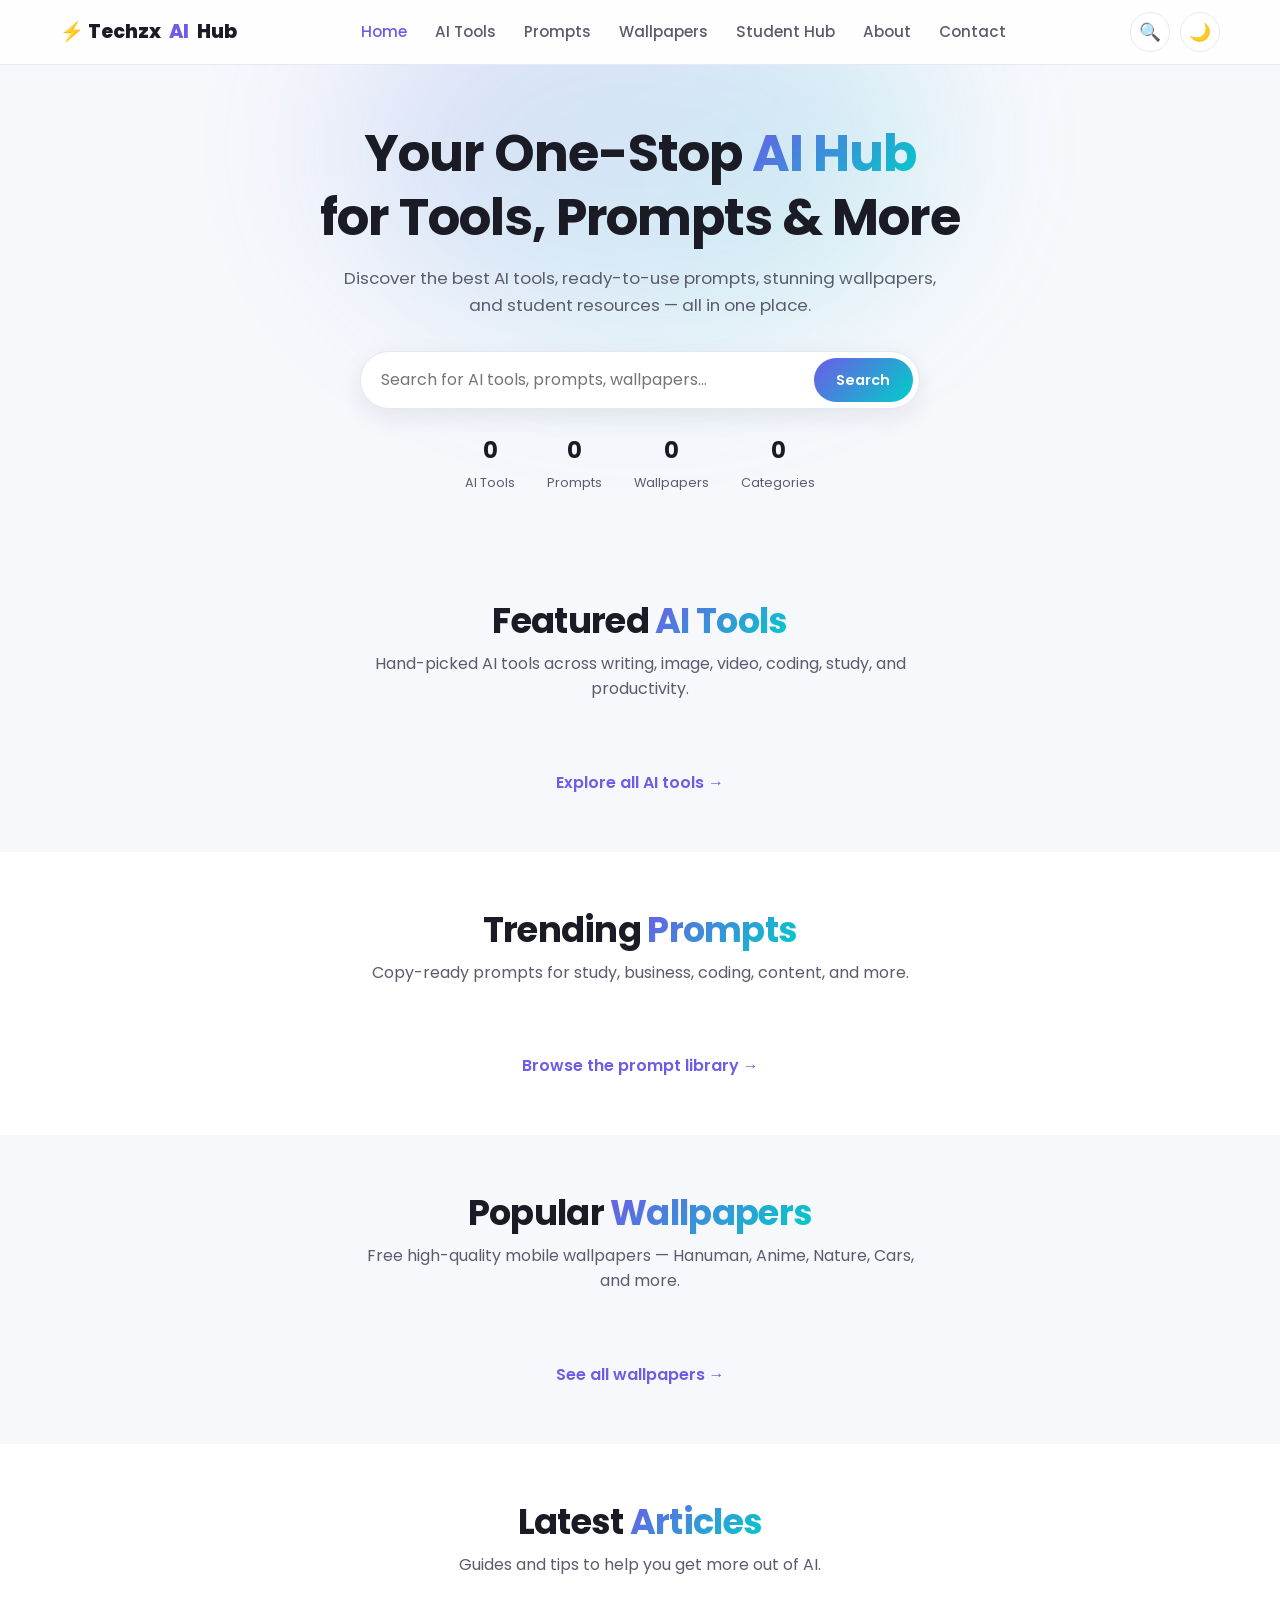
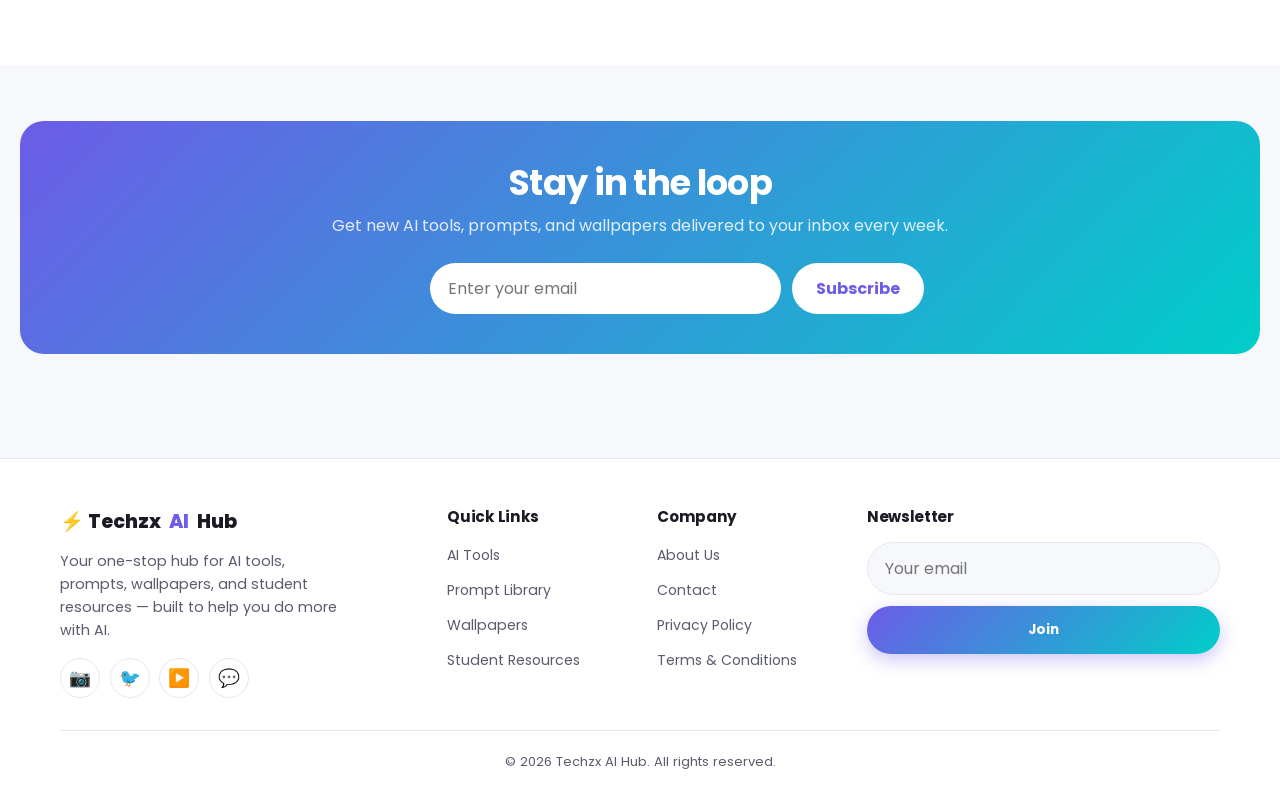
<file: index.html>
<!DOCTYPE html>
<html lang="en">
<head>
<meta charset="UTF-8">
<meta name="viewport" content="width=device-width, initial-scale=1.0, viewport-fit=cover">
<title>Techzx AI Hub — AI Tools, Prompts, Wallpapers & Student Resources</title>
<meta name="description" content="Discover the best AI tools, copy-ready prompts, free mobile wallpapers, and student study resources — all in one place at Techzx AI Hub.">
<meta name="keywords" content="AI tools directory, prompt library, AI wallpapers, student resources, free AI tools, JEE NEET study tools">
<meta name="author" content="Techzx AI Hub">
<link rel="canonical" href="https://techzxaihub.example.com/">

<!-- Open Graph -->
<meta property="og:type" content="website">
<meta property="og:title" content="Techzx AI Hub — AI Tools, Prompts, Wallpapers & Student Resources">
<meta property="og:description" content="Discover the best AI tools, copy-ready prompts, free mobile wallpapers, and student study resources — all in one place.">
<meta property="og:url" content="https://techzxaihub.example.com/">
<meta property="og:image" content="assets/images/og-cover.jpg">
<meta property="og:site_name" content="Techzx AI Hub">

<!-- Twitter Card -->
<meta name="twitter:card" content="summary_large_image">
<meta name="twitter:title" content="Techzx AI Hub — AI Tools, Prompts, Wallpapers & Student Resources">
<meta name="twitter:description" content="Discover the best AI tools, copy-ready prompts, free mobile wallpapers, and student study resources.">
<meta name="twitter:image" content="assets/images/og-cover.jpg">

<!-- PWA -->
<link rel="manifest" href="manifest.json">
<meta name="theme-color" content="#6C5CE7">
<link rel="apple-touch-icon" href="assets/icons/icon-192.png">

<!-- Fonts & Styles -->
<link rel="preconnect" href="https://fonts.googleapis.com">
<link href="https://fonts.googleapis.com/css2?family=Poppins:wght@400;500;600;700;800&display=swap" rel="stylesheet">
<link rel="stylesheet" href="styles.css">

<!-- Schema.org -->
<script type="application/ld+json">
{
  "@context": "https://schema.org",
  "@type": "WebSite",
  "name": "Techzx AI Hub",
  "url": "https://techzxaihub.example.com/",
  "potentialAction": {
    "@type": "SearchAction",
    "target": "https://techzxaihub.example.com/ai-tools.html?q={search_term_string}",
    "query-input": "required name=search_term_string"
  }
}
</script>
</head>
<body>

<!-- ============ NAVBAR ============ -->
<header class="navbar">
  <div class="container">
    <a href="index.html" class="logo">⚡ Techzx<span class="dot">AI</span> Hub</a>
    <nav class="nav-links">
      <a href="index.html" class="active">Home</a>
      <a href="ai-tools.html">AI Tools</a>
      <a href="prompts.html">Prompts</a>
      <a href="wallpapers.html">Wallpapers</a>
      <a href="resources.html">Student Hub</a>
      <a href="about.html">About</a>
      <a href="contact.html">Contact</a>
    </nav>
    <div class="nav-actions">
      <button class="btn-icon search-trigger" aria-label="Search">🔍</button>
      <button class="btn-icon theme-toggle" aria-label="Toggle theme">🌙</button>
      <button class="hamburger" aria-label="Menu"><span></span><span></span><span></span></button>
    </div>
  </div>
  <div class="mobile-menu">
    <a href="index.html" class="active">Home</a>
    <a href="ai-tools.html">AI Tools</a>
    <a href="prompts.html">Prompts</a>
    <a href="wallpapers.html">Wallpapers</a>
    <a href="resources.html">Student Hub</a>
    <a href="about.html">About</a>
    <a href="contact.html">Contact</a>
  </div>
</header>

<!-- ============ SEARCH OVERLAY ============ -->
<div class="search-overlay">
  <div class="search-box">
    <input type="text" placeholder="Search tools, prompts, wallpapers..." aria-label="Search everything">
    <div class="search-results"></div>
    <button class="btn btn-outline btn-block search-close mt-1">Close</button>
  </div>
</div>

<!-- ============ HERO ============ -->
<section class="hero">
  <div class="container">
    <h1>Your One-Stop <span class="gradient-text">AI Hub</span><br>for Tools, Prompts & More</h1>
    <p class="lead">Discover the best AI tools, ready-to-use prompts, stunning wallpapers, and student resources — all in one place.</p>
    <form class="hero-search" id="heroSearchForm">
      <input type="text" id="heroSearchInput" placeholder="Search for AI tools, prompts, wallpapers..." aria-label="Search">
      <button type="submit">Search</button>
    </form>
    <div class="hero-stats">
      <div class="stat"><strong data-counter="20">0</strong><span>AI Tools</span></div>
      <div class="stat"><strong data-counter="20">0</strong><span>Prompts</span></div>
      <div class="stat"><strong data-counter="20">0</strong><span>Wallpapers</span></div>
      <div class="stat"><strong data-counter="12">0</strong><span>Categories</span></div>
    </div>
  </div>
</section>

<!-- ============ FEATURED AI TOOLS ============ -->
<section class="section">
  <div class="container">
    <div class="section-head">
      <h2>Featured <span class="gradient-text">AI Tools</span></h2>
      <p>Hand-picked AI tools across writing, image, video, coding, study, and productivity.</p>
    </div>
    <div class="scroll-row" id="featuredToolsRow"></div>
    <div class="text-center mt-1">
      <a href="ai-tools.html" class="see-all">Explore all AI tools →</a>
    </div>
  </div>
</section>

<!-- ============ TRENDING PROMPTS ============ -->
<section class="section" style="background:var(--bg-elevated);">
  <div class="container">
    <div class="section-head">
      <h2>Trending <span class="gradient-text">Prompts</span></h2>
      <p>Copy-ready prompts for study, business, coding, content, and more.</p>
    </div>
    <div class="scroll-row" id="trendingPromptsRow"></div>
    <div class="text-center mt-1">
      <a href="prompts.html" class="see-all">Browse the prompt library →</a>
    </div>
  </div>
</section>

<!-- ============ POPULAR WALLPAPERS ============ -->
<section class="section">
  <div class="container">
    <div class="section-head">
      <h2>Popular <span class="gradient-text">Wallpapers</span></h2>
      <p>Free high-quality mobile wallpapers — Hanuman, Anime, Nature, Cars, and more.</p>
    </div>
    <div class="scroll-row" id="popularWallsRow"></div>
    <div class="text-center mt-1">
      <a href="wallpapers.html" class="see-all">See all wallpapers →</a>
    </div>
  </div>
</section>

<!-- ============ LATEST ARTICLES ============ -->
<section class="section" style="background:var(--bg-elevated);">
  <div class="container">
    <div class="section-head">
      <h2>Latest <span class="gradient-text">Articles</span></h2>
      <p>Guides and tips to help you get more out of AI.</p>
    </div>
    <div class="grid" id="articlesGrid"></div>
  </div>
</section>

<!-- ============ NEWSLETTER ============ -->
<section class="section">
  <div class="newsletter">
    <h2>Stay in the loop</h2>
    <p>Get new AI tools, prompts, and wallpapers delivered to your inbox every week.</p>
    <form class="newsletter-form">
      <input type="email" name="email" placeholder="Enter your email" required aria-label="Email address">
      <button type="submit">Subscribe</button>
    </form>
  </div>
</section>

<!-- ============ FOOTER ============ -->
<footer class="footer">
  <div class="container">
    <div class="footer-grid">
      <div class="footer-brand">
        <a href="index.html" class="logo">⚡ Techzx<span class="dot">AI</span> Hub</a>
        <p>Your one-stop hub for AI tools, prompts, wallpapers, and student resources — built to help you do more with AI.</p>
        <div class="social-links">
          <a class="btn-icon" href="#" aria-label="Instagram">📷</a>
          <a class="btn-icon" href="#" aria-label="Twitter">🐦</a>
          <a class="btn-icon" href="#" aria-label="YouTube">▶️</a>
          <a class="btn-icon" href="#" aria-label="WhatsApp">💬</a>
        </div>
      </div>
      <div class="footer-links">
        <h4>Quick Links</h4>
        <ul>
          <li><a href="ai-tools.html">AI Tools</a></li>
          <li><a href="prompts.html">Prompt Library</a></li>
          <li><a href="wallpapers.html">Wallpapers</a></li>
          <li><a href="resources.html">Student Resources</a></li>
        </ul>
      </div>
      <div class="footer-links">
        <h4>Company</h4>
        <ul>
          <li><a href="about.html">About Us</a></li>
          <li><a href="contact.html">Contact</a></li>
          <li><a href="privacy.html">Privacy Policy</a></li>
          <li><a href="terms.html">Terms & Conditions</a></li>
        </ul>
      </div>
      <div class="footer-links">
        <h4>Newsletter</h4>
        <form class="newsletter-form" style="flex-direction:column;">
          <input type="email" name="email" placeholder="Your email" required aria-label="Email address" style="background:var(--bg);color:var(--text-primary);border:1.5px solid var(--border);">
          <button type="submit" class="btn btn-primary btn-sm" style="background:var(--grad-primary);color:#fff;">Join</button>
        </form>
      </div>
    </div>
    <div class="footer-bottom">
      &copy; <span id="year"></span> Techzx AI Hub. All rights reserved.
    </div>
  </div>
</footer>

<script src="data.js"></script>
<script src="script.js"></script>
<script>document.getElementById("year").textContent = new Date().getFullYear();</script>
</body>
</html>
</file>
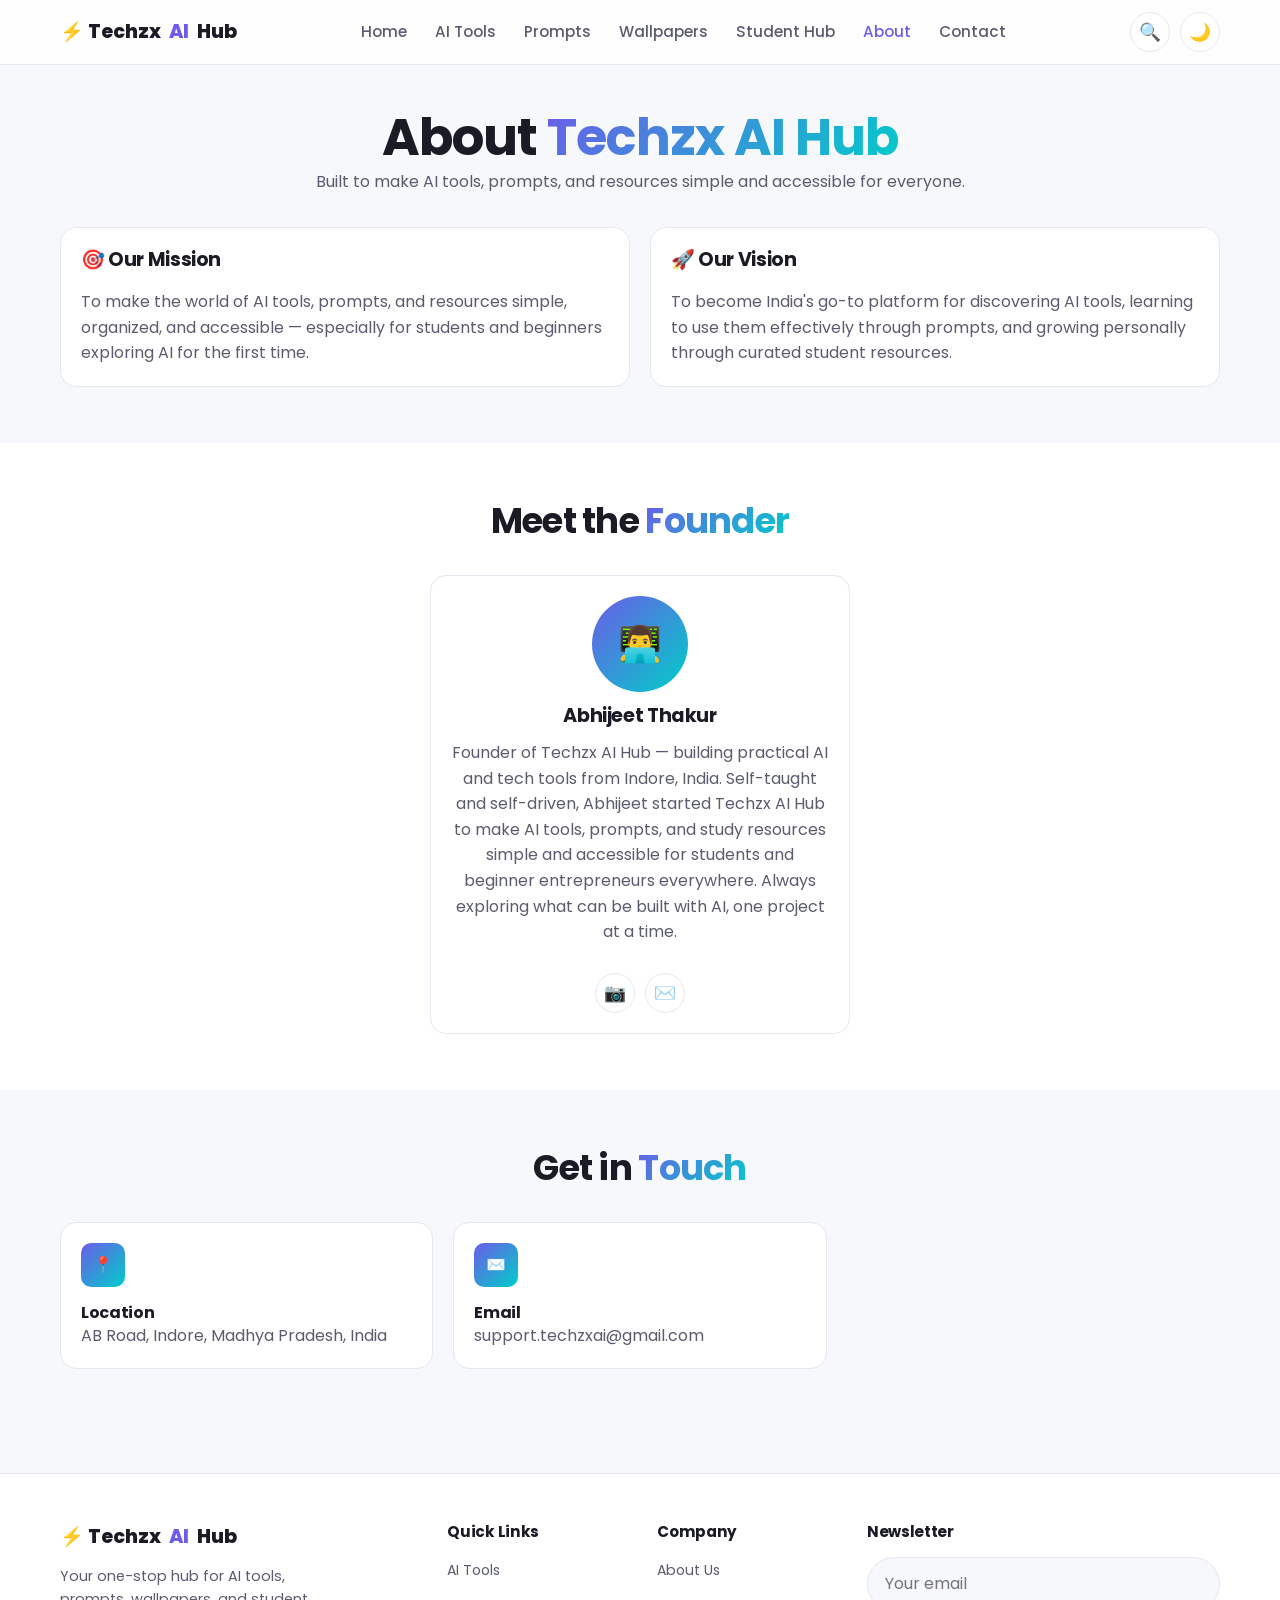
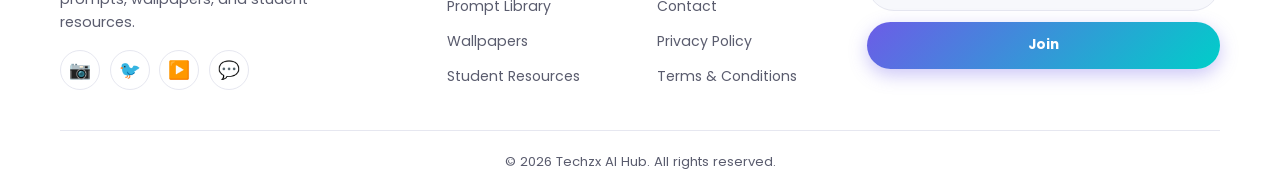
<file: about.html>
<!DOCTYPE html>
<html lang="en">
<head>
<meta charset="UTF-8">
<meta name="viewport" content="width=device-width, initial-scale=1.0, viewport-fit=cover">
<title>About Us — Techzx AI Hub</title>
<meta name="description" content="Learn about Techzx AI Hub's mission, vision, and founder. We help people discover and use AI tools, prompts, and resources easily.">
<meta name="keywords" content="about Techzx AI Hub, AI hub mission, AI hub founder">
<link rel="canonical" href="https://techzxaihub.example.com/about.html">
<meta property="og:type" content="website">
<meta property="og:title" content="About Us — Techzx AI Hub">
<meta property="og:description" content="Learn about Techzx AI Hub's mission, vision, and founder.">
<meta property="og:url" content="https://techzxaihub.example.com/about.html">
<meta property="og:image" content="assets/images/og-cover.jpg">
<link rel="manifest" href="manifest.json">
<meta name="theme-color" content="#6C5CE7">
<link rel="apple-touch-icon" href="assets/icons/icon-192.png">
<link rel="preconnect" href="https://fonts.googleapis.com">
<link href="https://fonts.googleapis.com/css2?family=Poppins:wght@400;500;600;700;800&display=swap" rel="stylesheet">
<link rel="stylesheet" href="styles.css">
</head>
<body>
<header class="navbar">
  <div class="container">
    <a href="index.html" class="logo">⚡ Techzx<span class="dot">AI</span> Hub</a>
    <nav class="nav-links">
      <a href="index.html">Home</a>
      <a href="ai-tools.html">AI Tools</a>
      <a href="prompts.html">Prompts</a>
      <a href="wallpapers.html">Wallpapers</a>
      <a href="resources.html">Student Hub</a>
      <a href="about.html" class="active">About</a>
      <a href="contact.html">Contact</a>
    </nav>
    <div class="nav-actions">
      <button class="btn-icon search-trigger" aria-label="Search">🔍</button>
      <button class="btn-icon theme-toggle" aria-label="Toggle theme">🌙</button>
      <button class="hamburger" aria-label="Menu"><span></span><span></span><span></span></button>
    </div>
  </div>
  <div class="mobile-menu">
    <a href="index.html">Home</a>
    <a href="ai-tools.html">AI Tools</a>
    <a href="prompts.html">Prompts</a>
    <a href="wallpapers.html">Wallpapers</a>
    <a href="resources.html">Student Hub</a>
    <a href="about.html" class="active">About</a>
    <a href="contact.html">Contact</a>
  </div>
</header>

<div class="search-overlay">
  <div class="search-box">
    <input type="text" placeholder="Search tools, prompts, wallpapers..." aria-label="Search everything">
    <div class="search-results"></div>
    <button class="btn btn-outline btn-block search-close mt-1">Close</button>
  </div>
</div>
<section class="page-hero">
  <div class="container">
    <h1>About <span class="gradient-text">Techzx AI Hub</span></h1>
    <p class="lead">Built to make AI tools, prompts, and resources simple and accessible for everyone.</p>
  </div>
</section>

<section class="section" style="padding-top:1rem;">
  <div class="container">
    <div class="mission-grid">
      <div class="card">
        <h3>🎯 Our Mission</h3>
        <p style="margin-top:0.5rem;">To make the world of AI tools, prompts, and resources simple, organized, and accessible — especially for students and beginners exploring AI for the first time.</p>
      </div>
      <div class="card">
        <h3>🚀 Our Vision</h3>
        <p style="margin-top:0.5rem;">To become India's go-to platform for discovering AI tools, learning to use them effectively through prompts, and growing personally through curated student resources.</p>
      </div>
    </div>
  </div>
</section>

<section class="section" style="background:var(--bg-elevated);">
  <div class="container">
    <div class="section-head">
      <h2>Meet the <span class="gradient-text">Founder</span></h2>
    </div>
    <div class="card founder-card" style="max-width:420px;margin:0 auto;">
      <div class="founder-avatar">👨‍💻</div>
      <h3>Abhijeet Thakur</h3>
      <p>Founder of Techzx AI Hub — building practical AI and tech tools from Indore, India. Self-taught and self-driven, Abhijeet started Techzx AI Hub to make AI tools, prompts, and study resources simple and accessible for students and beginner entrepreneurs everywhere. Always exploring what can be built with AI, one project at a time.</p>
      <div class="social-links">
        <a class="btn-icon" href="https://instagram.com/official_abhijeetthakur0" target="_blank" rel="noopener noreferrer" aria-label="Instagram">📷</a>
        <a class="btn-icon" href="mailto:support.techzxai@gmail.com" aria-label="Email">✉️</a>
      </div>
    </div>
  </div>
</section>

<section class="section">
  <div class="container">
    <div class="section-head">
      <h2>Get in <span class="gradient-text">Touch</span></h2>
    </div>
    <div class="grid">
      <div class="card contact-info-card">
        <div class="icon-box">📍</div>
        <div><h4>Location</h4><p>AB Road, Indore, Madhya Pradesh, India</p></div>
      </div>
      <div class="card contact-info-card">
        <div class="icon-box">✉️</div>
        <div><h4>Email</h4><p><a href="mailto:support.techzxai@gmail.com" style="color:var(--text-secondary);">support.techzxai@gmail.com</a></p></div>
      </div>
     
    </div>
  </div>
</section>

<footer class="footer">
  <div class="container">
    <div class="footer-grid">
      <div class="footer-brand">
        <a href="index.html" class="logo">⚡ Techzx<span class="dot">AI</span> Hub</a>
        <p>Your one-stop hub for AI tools, prompts, wallpapers, and student resources.</p>
        <div class="social-links">
          <a class="btn-icon" href="#" aria-label="Instagram">📷</a>
          <a class="btn-icon" href="#" aria-label="Twitter">🐦</a>
          <a class="btn-icon" href="#" aria-label="YouTube">▶️</a>
          <a class="btn-icon" href="#" aria-label="WhatsApp">💬</a>
        </div>
      </div>
      <div class="footer-links">
        <h4>Quick Links</h4>
        <ul>
          <li><a href="ai-tools.html">AI Tools</a></li>
          <li><a href="prompts.html">Prompt Library</a></li>
          <li><a href="wallpapers.html">Wallpapers</a></li>
          <li><a href="resources.html">Student Resources</a></li>
        </ul>
      </div>
      <div class="footer-links">
        <h4>Company</h4>
        <ul>
          <li><a href="about.html">About Us</a></li>
          <li><a href="contact.html">Contact</a></li>
          <li><a href="privacy.html">Privacy Policy</a></li>
          <li><a href="terms.html">Terms & Conditions</a></li>
        </ul>
      </div>
      <div class="footer-links">
        <h4>Newsletter</h4>
        <form class="newsletter-form" style="flex-direction:column;">
          <input type="email" name="email" placeholder="Your email" required aria-label="Email address" style="background:var(--bg);color:var(--text-primary);border:1.5px solid var(--border);">
          <button type="submit" class="btn btn-primary btn-sm" style="background:var(--grad-primary);color:#fff;">Join</button>
        </form>
      </div>
    </div>
    <div class="footer-bottom">&copy; <span id="year"></span> Techzx AI Hub. All rights reserved.</div>
  </div>
</footer>

<script src="data.js"></script>
<script src="script.js"></script>
<script>document.getElementById("year").textContent = new Date().getFullYear();</script>
</body>
</html>
</file>
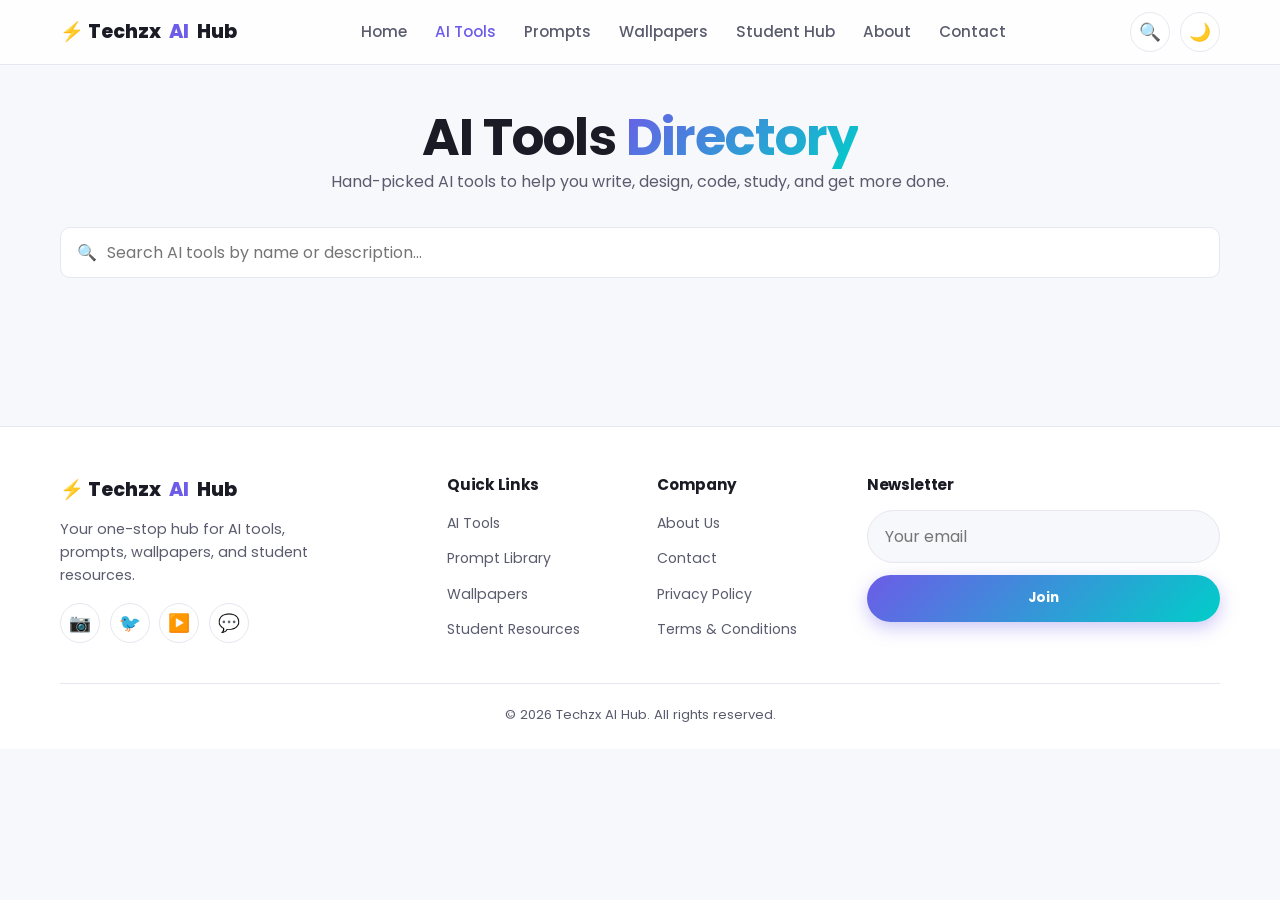
<file: ai-tools.html>
<!DOCTYPE html>
<html lang="en">
<head>
<meta charset="UTF-8">
<meta name="viewport" content="width=device-width, initial-scale=1.0, viewport-fit=cover">
<title>AI Tools Directory — Techzx AI Hub</title>
<meta name="description" content="Browse 20+ AI tools across Writing, Image, Video, Coding, Study, and Productivity categories. Search, filter, rate, and favorite the best AI tools.">
<meta name="keywords" content="AI tools directory, best AI tools, AI writing tools, AI image generators, AI coding tools">
<link rel="canonical" href="https://techzxaihub.example.com/ai-tools.html">

<meta property="og:type" content="website">
<meta property="og:title" content="AI Tools Directory — Techzx AI Hub">
<meta property="og:description" content="Browse 20+ AI tools across Writing, Image, Video, Coding, Study, and Productivity categories.">
<meta property="og:url" content="https://techzxaihub.example.com/ai-tools.html">
<meta property="og:image" content="assets/images/og-cover.jpg">

<link rel="manifest" href="manifest.json">
<meta name="theme-color" content="#6C5CE7">
<link rel="apple-touch-icon" href="assets/icons/icon-192.png">

<link rel="preconnect" href="https://fonts.googleapis.com">
<link href="https://fonts.googleapis.com/css2?family=Poppins:wght@400;500;600;700;800&display=swap" rel="stylesheet">
<link rel="stylesheet" href="styles.css">

<script type="application/ld+json">
{
  "@context": "https://schema.org",
  "@type": "BreadcrumbList",
  "itemListElement": [
    { "@type": "ListItem", "position": 1, "name": "Home", "item": "https://techzxaihub.example.com/" },
    { "@type": "ListItem", "position": 2, "name": "AI Tools Directory", "item": "https://techzxaihub.example.com/ai-tools.html" }
  ]
}
</script>
</head>
<body>

<header class="navbar">
  <div class="container">
    <a href="index.html" class="logo">⚡ Techzx<span class="dot">AI</span> Hub</a>
    <nav class="nav-links">
      <a href="index.html">Home</a>
      <a href="ai-tools.html" class="active">AI Tools</a>
      <a href="prompts.html">Prompts</a>
      <a href="wallpapers.html">Wallpapers</a>
      <a href="resources.html">Student Hub</a>
      <a href="about.html">About</a>
      <a href="contact.html">Contact</a>
    </nav>
    <div class="nav-actions">
      <button class="btn-icon search-trigger" aria-label="Search">🔍</button>
      <button class="btn-icon theme-toggle" aria-label="Toggle theme">🌙</button>
      <button class="hamburger" aria-label="Menu"><span></span><span></span><span></span></button>
    </div>
  </div>
  <div class="mobile-menu">
    <a href="index.html">Home</a>
    <a href="ai-tools.html" class="active">AI Tools</a>
    <a href="prompts.html">Prompts</a>
    <a href="wallpapers.html">Wallpapers</a>
    <a href="resources.html">Student Hub</a>
    <a href="about.html">About</a>
    <a href="contact.html">Contact</a>
  </div>
</header>

<div class="search-overlay">
  <div class="search-box">
    <input type="text" placeholder="Search tools, prompts, wallpapers..." aria-label="Search everything">
    <div class="search-results"></div>
    <button class="btn btn-outline btn-block search-close mt-1">Close</button>
  </div>
</div>

<section class="page-hero">
  <div class="container">
    <h1>AI Tools <span class="gradient-text">Directory</span></h1>
    <p class="lead">Hand-picked AI tools to help you write, design, code, study, and get more done.</p>
  </div>
</section>

<section class="section" style="padding-top:1rem;">
  <div class="container">
    <div class="page-search">
      <span>🔍</span>
      <input type="text" id="toolSearchInput" placeholder="Search AI tools by name or description..." aria-label="Search AI tools">
    </div>
    <div class="filter-bar" id="toolFilterBar"></div>
    <div class="grid" id="toolsGrid"></div>
  </div>
</section>

<footer class="footer">
  <div class="container">
    <div class="footer-grid">
      <div class="footer-brand">
        <a href="index.html" class="logo">⚡ Techzx<span class="dot">AI</span> Hub</a>
        <p>Your one-stop hub for AI tools, prompts, wallpapers, and student resources.</p>
        <div class="social-links">
          <a class="btn-icon" href="#" aria-label="Instagram">📷</a>
          <a class="btn-icon" href="#" aria-label="Twitter">🐦</a>
          <a class="btn-icon" href="#" aria-label="YouTube">▶️</a>
          <a class="btn-icon" href="#" aria-label="WhatsApp">💬</a>
        </div>
      </div>
      <div class="footer-links">
        <h4>Quick Links</h4>
        <ul>
          <li><a href="ai-tools.html">AI Tools</a></li>
          <li><a href="prompts.html">Prompt Library</a></li>
          <li><a href="wallpapers.html">Wallpapers</a></li>
          <li><a href="resources.html">Student Resources</a></li>
        </ul>
      </div>
      <div class="footer-links">
        <h4>Company</h4>
        <ul>
          <li><a href="about.html">About Us</a></li>
          <li><a href="contact.html">Contact</a></li>
          <li><a href="privacy.html">Privacy Policy</a></li>
          <li><a href="terms.html">Terms & Conditions</a></li>
        </ul>
      </div>
      <div class="footer-links">
        <h4>Newsletter</h4>
        <form class="newsletter-form" style="flex-direction:column;">
          <input type="email" name="email" placeholder="Your email" required aria-label="Email address" style="background:var(--bg);color:var(--text-primary);border:1.5px solid var(--border);">
          <button type="submit" class="btn btn-primary btn-sm" style="background:var(--grad-primary);color:#fff;">Join</button>
        </form>
      </div>
    </div>
    <div class="footer-bottom">&copy; <span id="year"></span> Techzx AI Hub. All rights reserved.</div>
  </div>
</footer>

<script src="data.js"></script>
<script src="script.js"></script>
<script>document.getElementById("year").textContent = new Date().getFullYear();</script>
</body>
</html>
</file>
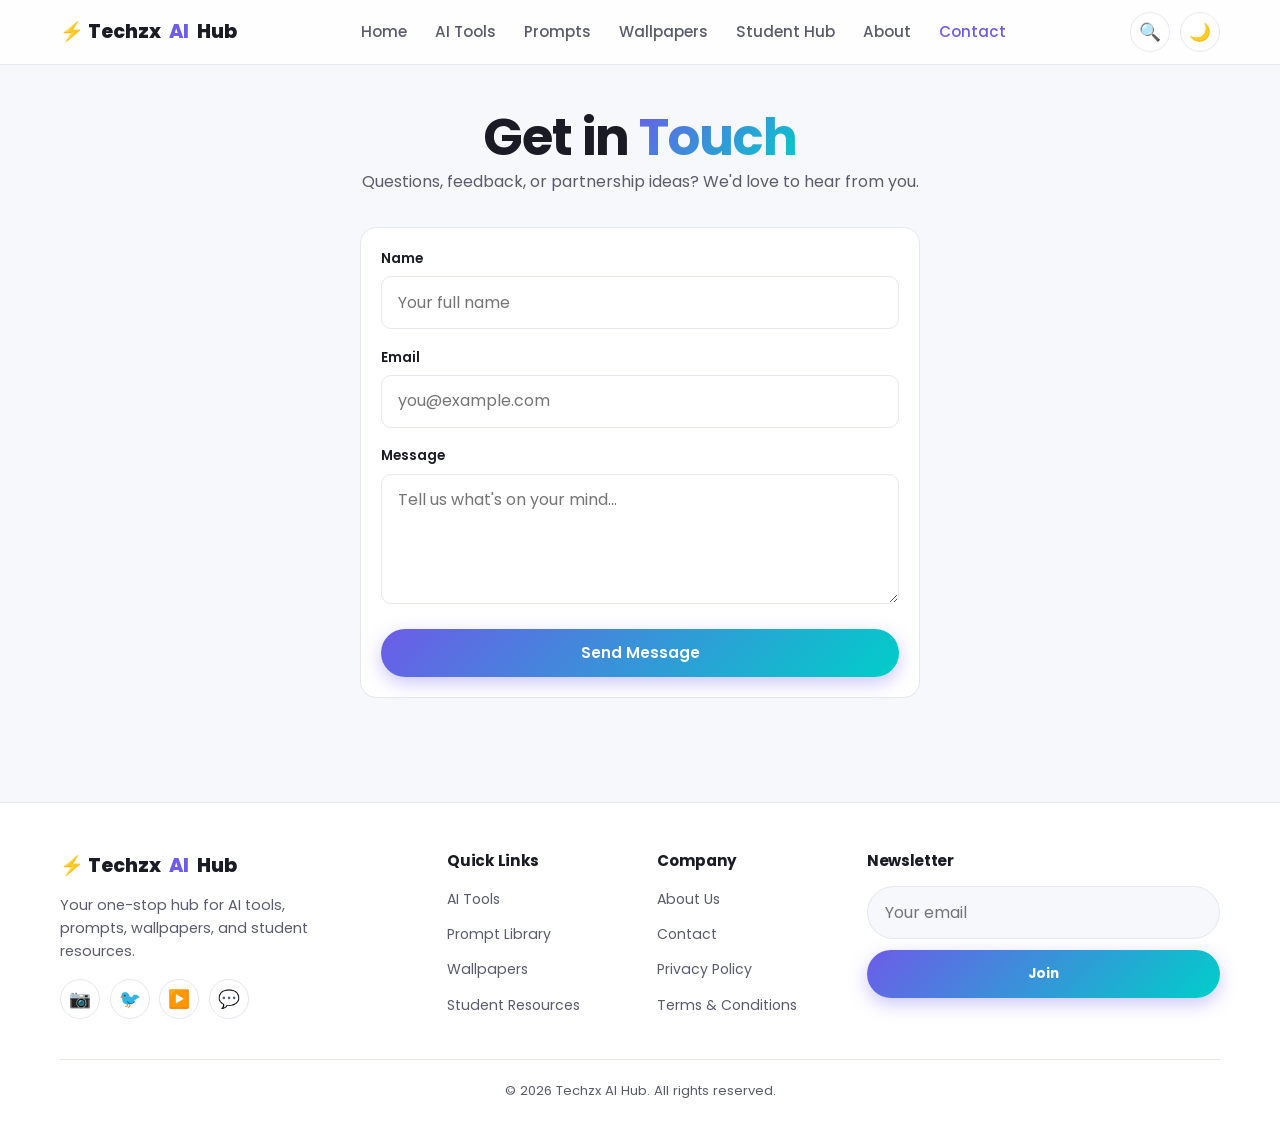
<file: contact.html>
<!DOCTYPE html>
<html lang="en">
<head>
<meta charset="UTF-8">
<meta name="viewport" content="width=device-width, initial-scale=1.0, viewport-fit=cover">
<title>Contact Us — Techzx AI Hub</title>
<meta name="description" content="Get in touch with Techzx AI Hub. Send us a message for feedback, suggestions, partnerships, or support.">
<meta name="keywords" content="contact Techzx AI Hub, support, feedback">
<link rel="canonical" href="https://techzxaihub.example.com/contact.html">
<meta property="og:type" content="website">
<meta property="og:title" content="Contact Us — Techzx AI Hub">
<meta property="og:description" content="Get in touch with Techzx AI Hub for feedback, suggestions, or support.">
<meta property="og:url" content="https://techzxaihub.example.com/contact.html">
<meta property="og:image" content="assets/images/og-cover.jpg">
<link rel="manifest" href="manifest.json">
<meta name="theme-color" content="#6C5CE7">
<link rel="apple-touch-icon" href="assets/icons/icon-192.png">
<link rel="preconnect" href="https://fonts.googleapis.com">
<link href="https://fonts.googleapis.com/css2?family=Poppins:wght@400;500;600;700;800&display=swap" rel="stylesheet">
<link rel="stylesheet" href="styles.css">
</head>
<body>
<header class="navbar">
  <div class="container">
    <a href="index.html" class="logo">⚡ Techzx<span class="dot">AI</span> Hub</a>
    <nav class="nav-links">
      <a href="index.html">Home</a>
      <a href="ai-tools.html">AI Tools</a>
      <a href="prompts.html">Prompts</a>
      <a href="wallpapers.html">Wallpapers</a>
      <a href="resources.html">Student Hub</a>
      <a href="about.html">About</a>
      <a href="contact.html" class="active">Contact</a>
    </nav>
    <div class="nav-actions">
      <button class="btn-icon search-trigger" aria-label="Search">🔍</button>
      <button class="btn-icon theme-toggle" aria-label="Toggle theme">🌙</button>
      <button class="hamburger" aria-label="Menu"><span></span><span></span><span></span></button>
    </div>
  </div>
  <div class="mobile-menu">
    <a href="index.html">Home</a>
    <a href="ai-tools.html">AI Tools</a>
    <a href="prompts.html">Prompts</a>
    <a href="wallpapers.html">Wallpapers</a>
    <a href="resources.html">Student Hub</a>
    <a href="about.html">About</a>
    <a href="contact.html" class="active">Contact</a>
  </div>
</header>

<div class="search-overlay">
  <div class="search-box">
    <input type="text" placeholder="Search tools, prompts, wallpapers..." aria-label="Search everything">
    <div class="search-results"></div>
    <button class="btn btn-outline btn-block search-close mt-1">Close</button>
  </div>
</div>
<section class="page-hero">
  <div class="container">
    <h1>Get in <span class="gradient-text">Touch</span></h1>
    <p class="lead">Questions, feedback, or partnership ideas? We'd love to hear from you.</p>
  </div>
</section>

<section class="section" style="padding-top:1rem;">
  <div class="container">
    <div style="max-width:560px;margin:0 auto;">
      <div class="card">
        <div class="form-success" id="contactSuccess">✅ Thanks! Your message has been received. We'll get back to you soon.</div>
        <form id="contactForm" action="https://formspree.io/f/mykqgdpb" method="POST">
          <div class="form-group">
            <label for="contactName">Name</label>
            <input type="text" id="contactName" name="name" placeholder="Your full name" required>
          </div>
          <div class="form-group">
            <label for="contactEmail">Email</label>
            <input type="email" id="contactEmail" name="email" placeholder="you@example.com" required>
          </div>
          <div class="form-group">
            <label for="contactMessage">Message</label>
            <textarea id="contactMessage" name="message" placeholder="Tell us what's on your mind..." required></textarea>
          </div>
          <button type="submit" class="btn btn-primary btn-block">Send Message</button>
        </form>
      </div>
    </div>
  </div>
</section>

<footer class="footer">
  <div class="container">
    <div class="footer-grid">
      <div class="footer-brand">
        <a href="index.html" class="logo">⚡ Techzx<span class="dot">AI</span> Hub</a>
        <p>Your one-stop hub for AI tools, prompts, wallpapers, and student resources.</p>
        <div class="social-links">
          <a class="btn-icon" href="#" aria-label="Instagram">📷</a>
          <a class="btn-icon" href="#" aria-label="Twitter">🐦</a>
          <a class="btn-icon" href="#" aria-label="YouTube">▶️</a>
          <a class="btn-icon" href="#" aria-label="WhatsApp">💬</a>
        </div>
      </div>
      <div class="footer-links">
        <h4>Quick Links</h4>
        <ul>
          <li><a href="ai-tools.html">AI Tools</a></li>
          <li><a href="prompts.html">Prompt Library</a></li>
          <li><a href="wallpapers.html">Wallpapers</a></li>
          <li><a href="resources.html">Student Resources</a></li>
        </ul>
      </div>
      <div class="footer-links">
        <h4>Company</h4>
        <ul>
          <li><a href="about.html">About Us</a></li>
          <li><a href="contact.html" class="active">Contact</a></li>
          <li><a href="privacy.html">Privacy Policy</a></li>
          <li><a href="terms.html">Terms & Conditions</a></li>
        </ul>
      </div>
      <div class="footer-links">
        <h4>Newsletter</h4>
        <form class="newsletter-form" style="flex-direction:column;">
          <input type="email" name="email" placeholder="Your email" required aria-label="Email address" style="background:var(--bg);color:var(--text-primary);border:1.5px solid var(--border);">
          <button type="submit" class="btn btn-primary btn-sm" style="background:var(--grad-primary);color:#fff;">Join</button>
        </form>
      </div>
    </div>
    <div class="footer-bottom">&copy; <span id="year"></span> Techzx AI Hub. All rights reserved.</div>
  </div>
</footer>

<script src="data.js"></script>
<script src="script.js"></script>
<script>document.getElementById("year").textContent = new Date().getFullYear();</script>
</body>
</html>
</file>
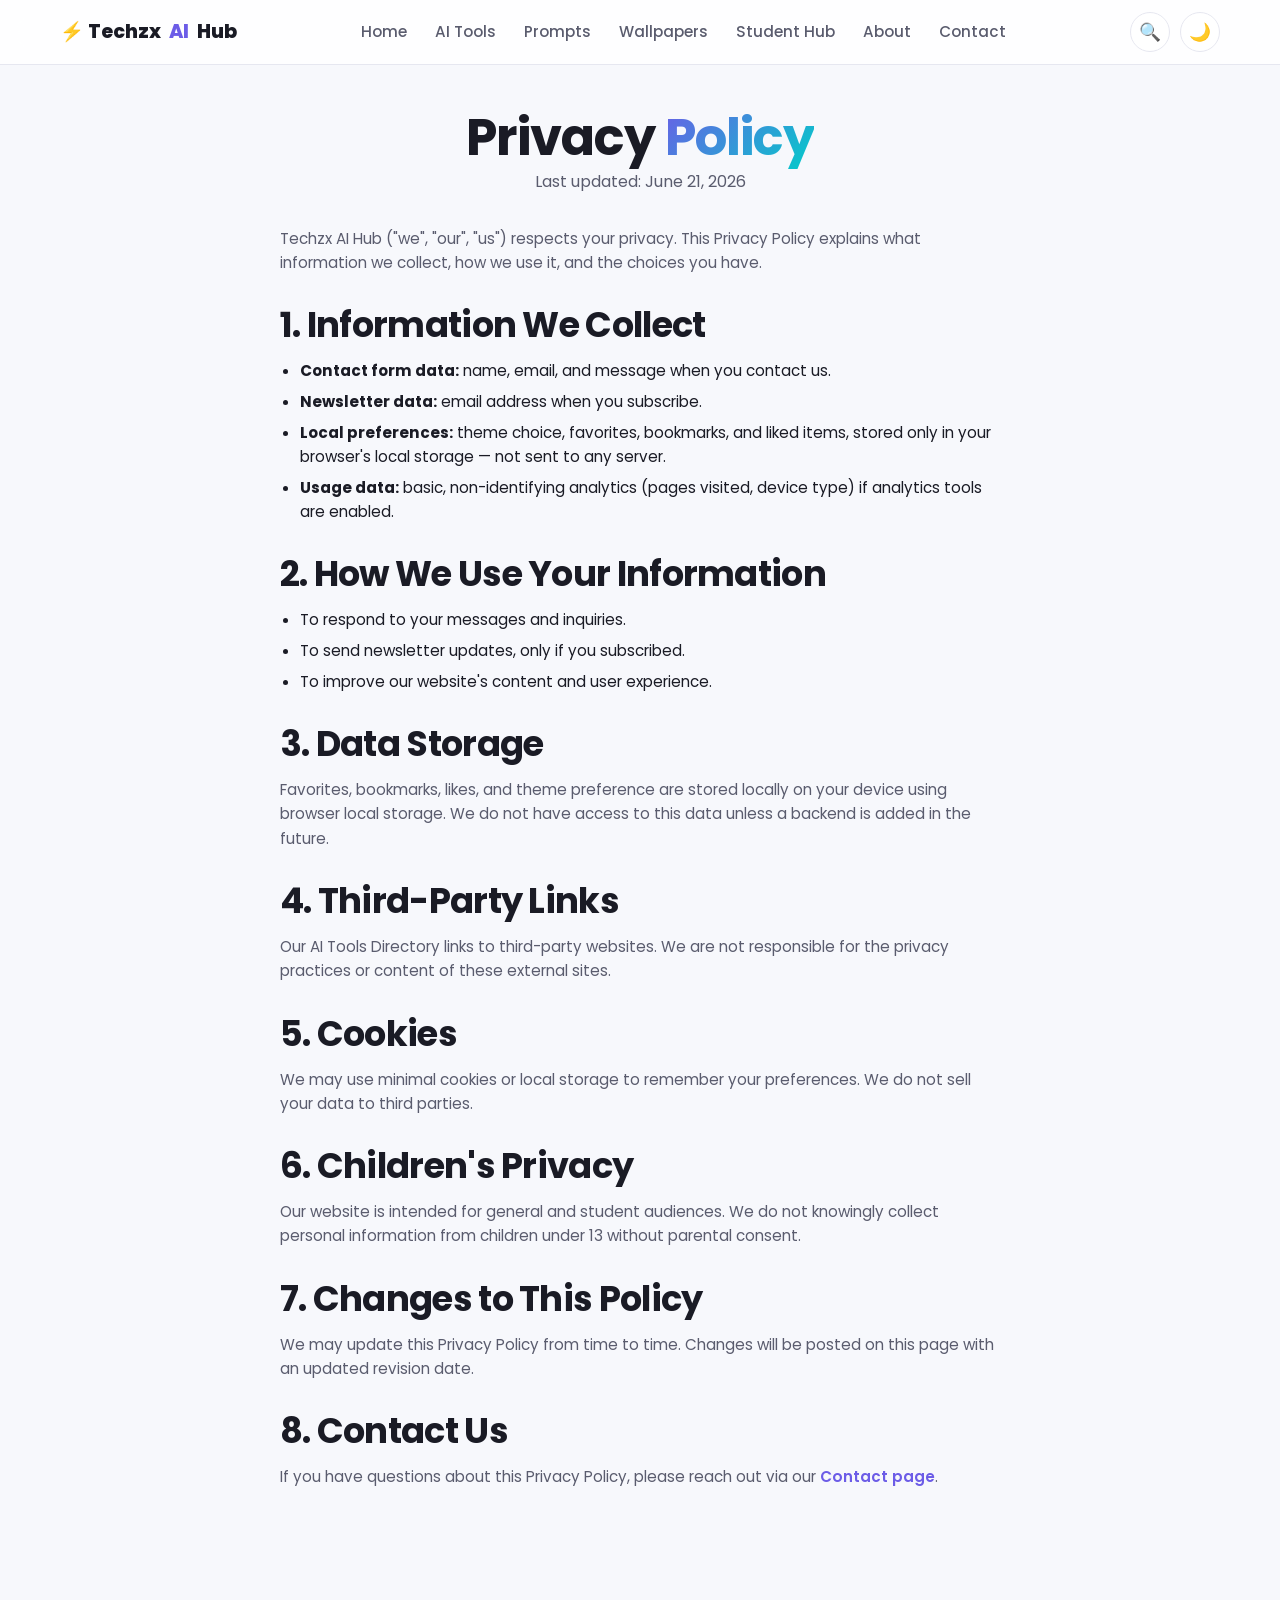
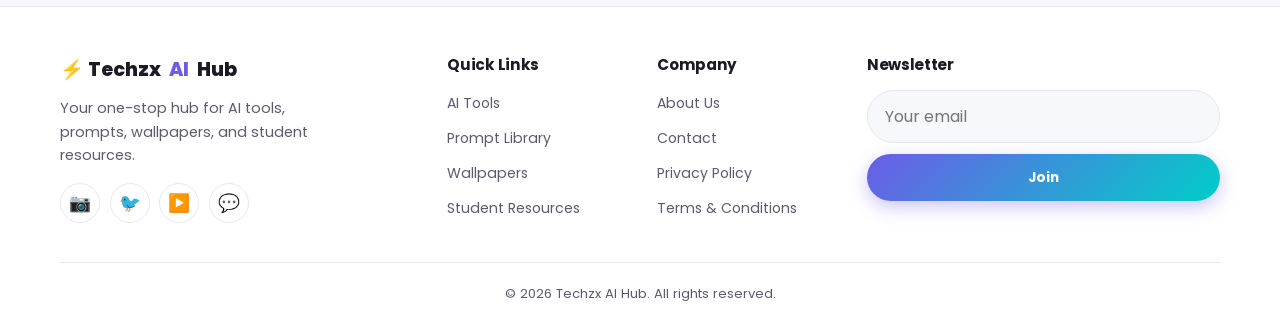
<file: privacy.html>
<!DOCTYPE html>
<html lang="en">
<head>
<meta charset="UTF-8">
<meta name="viewport" content="width=device-width, initial-scale=1.0, viewport-fit=cover">
<title>Privacy Policy — Techzx AI Hub</title>
<meta name="description" content="Read the Privacy Policy of Techzx AI Hub to understand how we collect, use, and protect your information.">
<link rel="canonical" href="https://techzxaihub.example.com/privacy.html">
<meta name="robots" content="noindex, follow">
<link rel="manifest" href="manifest.json">
<meta name="theme-color" content="#6C5CE7">
<link rel="apple-touch-icon" href="assets/icons/icon-192.png">
<link rel="preconnect" href="https://fonts.googleapis.com">
<link href="https://fonts.googleapis.com/css2?family=Poppins:wght@400;500;600;700;800&display=swap" rel="stylesheet">
<link rel="stylesheet" href="styles.css">
</head>
<body>
<header class="navbar">
  <div class="container">
    <a href="index.html" class="logo">⚡ Techzx<span class="dot">AI</span> Hub</a>
    <nav class="nav-links">
      <a href="index.html">Home</a>
      <a href="ai-tools.html">AI Tools</a>
      <a href="prompts.html">Prompts</a>
      <a href="wallpapers.html">Wallpapers</a>
      <a href="resources.html">Student Hub</a>
      <a href="about.html">About</a>
      <a href="contact.html">Contact</a>
    </nav>
    <div class="nav-actions">
      <button class="btn-icon search-trigger" aria-label="Search">🔍</button>
      <button class="btn-icon theme-toggle" aria-label="Toggle theme">🌙</button>
      <button class="hamburger" aria-label="Menu"><span></span><span></span><span></span></button>
    </div>
  </div>
  <div class="mobile-menu">
    <a href="index.html">Home</a>
    <a href="ai-tools.html">AI Tools</a>
    <a href="prompts.html">Prompts</a>
    <a href="wallpapers.html">Wallpapers</a>
    <a href="resources.html">Student Hub</a>
    <a href="about.html">About</a>
    <a href="contact.html">Contact</a>
  </div>
</header>

<div class="search-overlay">
  <div class="search-box">
    <input type="text" placeholder="Search tools, prompts, wallpapers..." aria-label="Search everything">
    <div class="search-results"></div>
    <button class="btn btn-outline btn-block search-close mt-1">Close</button>
  </div>
</div>
<section class="page-hero">
  <div class="container">
    <h1>Privacy <span class="gradient-text">Policy</span></h1>
    <p class="lead">Last updated: June 21, 2026</p>
  </div>
</section>

<section class="section" style="padding-top:1rem;">
  <div class="container prose">
    <p>Techzx AI Hub ("we", "our", "us") respects your privacy. This Privacy Policy explains what information we collect, how we use it, and the choices you have.</p>

    <h2>1. Information We Collect</h2>
    <ul>
      <li><strong>Contact form data:</strong> name, email, and message when you contact us.</li>
      <li><strong>Newsletter data:</strong> email address when you subscribe.</li>
      <li><strong>Local preferences:</strong> theme choice, favorites, bookmarks, and liked items, stored only in your browser's local storage — not sent to any server.</li>
      <li><strong>Usage data:</strong> basic, non-identifying analytics (pages visited, device type) if analytics tools are enabled.</li>
    </ul>

    <h2>2. How We Use Your Information</h2>
    <ul>
      <li>To respond to your messages and inquiries.</li>
      <li>To send newsletter updates, only if you subscribed.</li>
      <li>To improve our website's content and user experience.</li>
    </ul>

    <h2>3. Data Storage</h2>
    <p>Favorites, bookmarks, likes, and theme preference are stored locally on your device using browser local storage. We do not have access to this data unless a backend is added in the future.</p>

    <h2>4. Third-Party Links</h2>
    <p>Our AI Tools Directory links to third-party websites. We are not responsible for the privacy practices or content of these external sites.</p>

    <h2>5. Cookies</h2>
    <p>We may use minimal cookies or local storage to remember your preferences. We do not sell your data to third parties.</p>

    <h2>6. Children's Privacy</h2>
    <p>Our website is intended for general and student audiences. We do not knowingly collect personal information from children under 13 without parental consent.</p>

    <h2>7. Changes to This Policy</h2>
    <p>We may update this Privacy Policy from time to time. Changes will be posted on this page with an updated revision date.</p>

    <h2>8. Contact Us</h2>
    <p>If you have questions about this Privacy Policy, please reach out via our <a href="contact.html" style="color:var(--accent);font-weight:600;">Contact page</a>.</p>
  </div>
</section>

<footer class="footer">
  <div class="container">
    <div class="footer-grid">
      <div class="footer-brand">
        <a href="index.html" class="logo">⚡ Techzx<span class="dot">AI</span> Hub</a>
        <p>Your one-stop hub for AI tools, prompts, wallpapers, and student resources.</p>
        <div class="social-links">
          <a class="btn-icon" href="#" aria-label="Instagram">📷</a>
          <a class="btn-icon" href="#" aria-label="Twitter">🐦</a>
          <a class="btn-icon" href="#" aria-label="YouTube">▶️</a>
          <a class="btn-icon" href="#" aria-label="WhatsApp">💬</a>
        </div>
      </div>
      <div class="footer-links">
        <h4>Quick Links</h4>
        <ul>
          <li><a href="ai-tools.html">AI Tools</a></li>
          <li><a href="prompts.html">Prompt Library</a></li>
          <li><a href="wallpapers.html">Wallpapers</a></li>
          <li><a href="resources.html">Student Resources</a></li>
        </ul>
      </div>
      <div class="footer-links">
        <h4>Company</h4>
        <ul>
          <li><a href="about.html">About Us</a></li>
          <li><a href="contact.html">Contact</a></li>
          <li><a href="privacy.html">Privacy Policy</a></li>
          <li><a href="terms.html">Terms & Conditions</a></li>
        </ul>
      </div>
      <div class="footer-links">
        <h4>Newsletter</h4>
        <form class="newsletter-form" style="flex-direction:column;">
          <input type="email" name="email" placeholder="Your email" required aria-label="Email address" style="background:var(--bg);color:var(--text-primary);border:1.5px solid var(--border);">
          <button type="submit" class="btn btn-primary btn-sm" style="background:var(--grad-primary);color:#fff;">Join</button>
        </form>
      </div>
    </div>
    <div class="footer-bottom">&copy; <span id="year"></span> Techzx AI Hub. All rights reserved.</div>
  </div>
</footer>

<script src="data.js"></script>
<script src="script.js"></script>
<script>document.getElementById("year").textContent = new Date().getFullYear();</script>
</body>
</html>
</file>
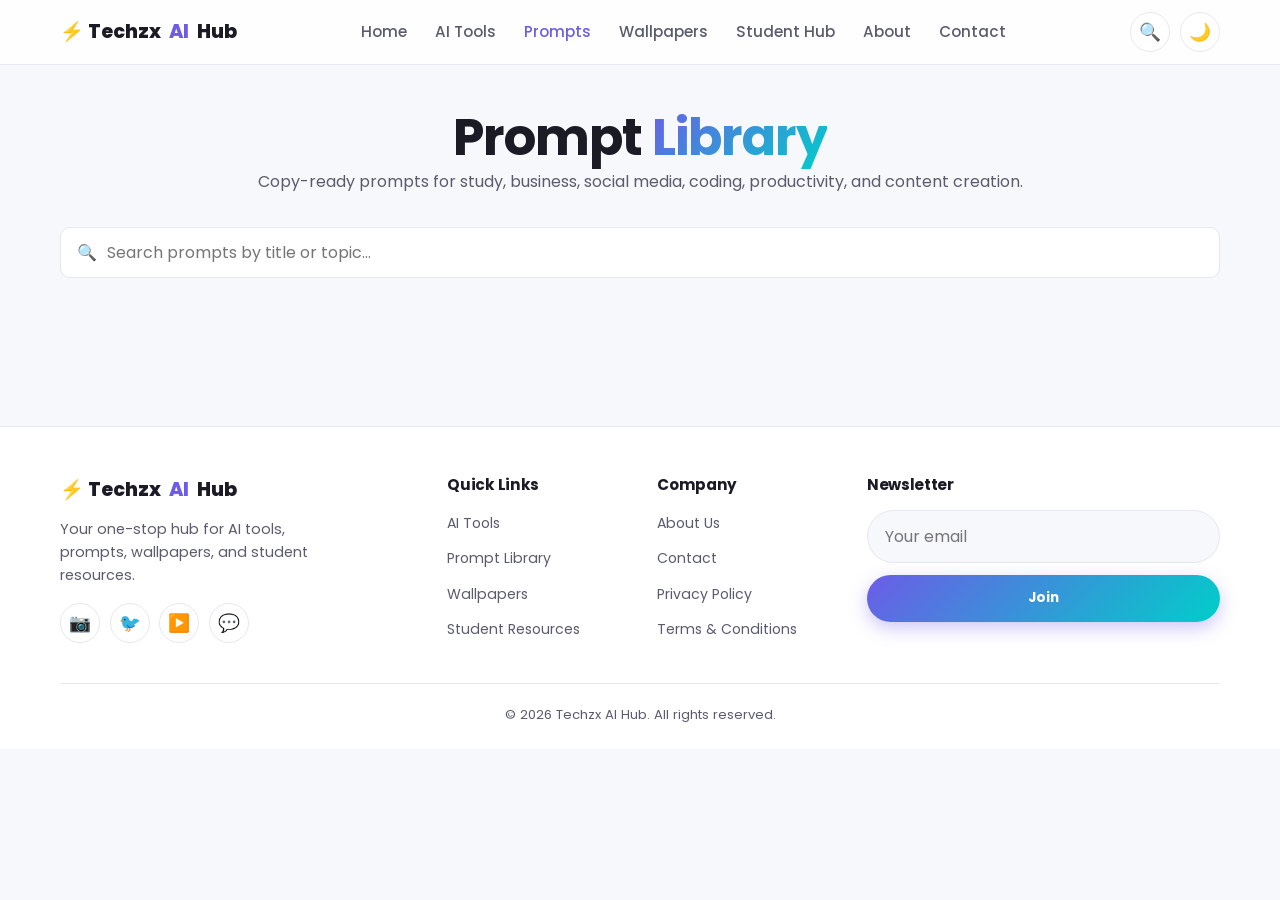
<file: prompts.html>
<!DOCTYPE html>
<html lang="en">
<head>
<meta charset="UTF-8">
<meta name="viewport" content="width=device-width, initial-scale=1.0, viewport-fit=cover">
<title>Prompt Library — Techzx AI Hub</title>
<meta name="description" content="Browse 20+ ready-to-use AI prompts for Study, Business, Social Media, Coding, Productivity, and Content Creation. Copy, share, and bookmark prompts instantly.">
<meta name="keywords" content="AI prompts, prompt library, ChatGPT prompts, study prompts, business prompts">
<link rel="canonical" href="https://techzxaihub.example.com/prompts.html">
<meta property="og:type" content="website">
<meta property="og:title" content="Prompt Library — Techzx AI Hub">
<meta property="og:description" content="Browse 20+ ready-to-use AI prompts across Study, Business, Social Media, Coding, Productivity, and Content Creation.">
<meta property="og:url" content="https://techzxaihub.example.com/prompts.html">
<meta property="og:image" content="assets/images/og-cover.jpg">
<link rel="manifest" href="manifest.json">
<meta name="theme-color" content="#6C5CE7">
<link rel="apple-touch-icon" href="assets/icons/icon-192.png">
<link rel="preconnect" href="https://fonts.googleapis.com">
<link href="https://fonts.googleapis.com/css2?family=Poppins:wght@400;500;600;700;800&display=swap" rel="stylesheet">
<link rel="stylesheet" href="styles.css">
</head>
<body>
<header class="navbar">
  <div class="container">
    <a href="index.html" class="logo">⚡ Techzx<span class="dot">AI</span> Hub</a>
    <nav class="nav-links">
      <a href="index.html">Home</a>
      <a href="ai-tools.html">AI Tools</a>
      <a href="prompts.html" class="active">Prompts</a>
      <a href="wallpapers.html">Wallpapers</a>
      <a href="resources.html">Student Hub</a>
      <a href="about.html">About</a>
      <a href="contact.html">Contact</a>
    </nav>
    <div class="nav-actions">
      <button class="btn-icon search-trigger" aria-label="Search">🔍</button>
      <button class="btn-icon theme-toggle" aria-label="Toggle theme">🌙</button>
      <button class="hamburger" aria-label="Menu"><span></span><span></span><span></span></button>
    </div>
  </div>
  <div class="mobile-menu">
    <a href="index.html">Home</a>
    <a href="ai-tools.html">AI Tools</a>
    <a href="prompts.html" class="active">Prompts</a>
    <a href="wallpapers.html">Wallpapers</a>
    <a href="resources.html">Student Hub</a>
    <a href="about.html">About</a>
    <a href="contact.html">Contact</a>
  </div>
</header>

<div class="search-overlay">
  <div class="search-box">
    <input type="text" placeholder="Search tools, prompts, wallpapers..." aria-label="Search everything">
    <div class="search-results"></div>
    <button class="btn btn-outline btn-block search-close mt-1">Close</button>
  </div>
</div>
<section class="page-hero">
  <div class="container">
    <h1>Prompt <span class="gradient-text">Library</span></h1>
    <p class="lead">Copy-ready prompts for study, business, social media, coding, productivity, and content creation.</p>
  </div>
</section>

<section class="section" style="padding-top:1rem;">
  <div class="container">
    <div class="page-search">
      <span>🔍</span>
      <input type="text" id="promptSearchInput" placeholder="Search prompts by title or topic..." aria-label="Search prompts">
    </div>
    <div class="filter-bar" id="promptFilterBar"></div>
    <div class="grid" id="promptsGrid"></div>
  </div>
</section>

<footer class="footer">
  <div class="container">
    <div class="footer-grid">
      <div class="footer-brand">
        <a href="index.html" class="logo">⚡ Techzx<span class="dot">AI</span> Hub</a>
        <p>Your one-stop hub for AI tools, prompts, wallpapers, and student resources.</p>
        <div class="social-links">
          <a class="btn-icon" href="#" aria-label="Instagram">📷</a>
          <a class="btn-icon" href="#" aria-label="Twitter">🐦</a>
          <a class="btn-icon" href="#" aria-label="YouTube">▶️</a>
          <a class="btn-icon" href="#" aria-label="WhatsApp">💬</a>
        </div>
      </div>
      <div class="footer-links">
        <h4>Quick Links</h4>
        <ul>
          <li><a href="ai-tools.html">AI Tools</a></li>
          <li><a href="prompts.html">Prompt Library</a></li>
          <li><a href="wallpapers.html">Wallpapers</a></li>
          <li><a href="resources.html">Student Resources</a></li>
        </ul>
      </div>
      <div class="footer-links">
        <h4>Company</h4>
        <ul>
          <li><a href="about.html">About Us</a></li>
          <li><a href="contact.html">Contact</a></li>
          <li><a href="privacy.html">Privacy Policy</a></li>
          <li><a href="terms.html">Terms & Conditions</a></li>
        </ul>
      </div>
      <div class="footer-links">
        <h4>Newsletter</h4>
        <form class="newsletter-form" style="flex-direction:column;">
          <input type="email" name="email" placeholder="Your email" required aria-label="Email address" style="background:var(--bg);color:var(--text-primary);border:1.5px solid var(--border);">
          <button type="submit" class="btn btn-primary btn-sm" style="background:var(--grad-primary);color:#fff;">Join</button>
        </form>
      </div>
    </div>
    <div class="footer-bottom">&copy; <span id="year"></span> Techzx AI Hub. All rights reserved.</div>
  </div>
</footer>

<script src="data.js"></script>
<script src="script.js"></script>
<script>document.getElementById("year").textContent = new Date().getFullYear();</script>
</body>
</html>
</file>
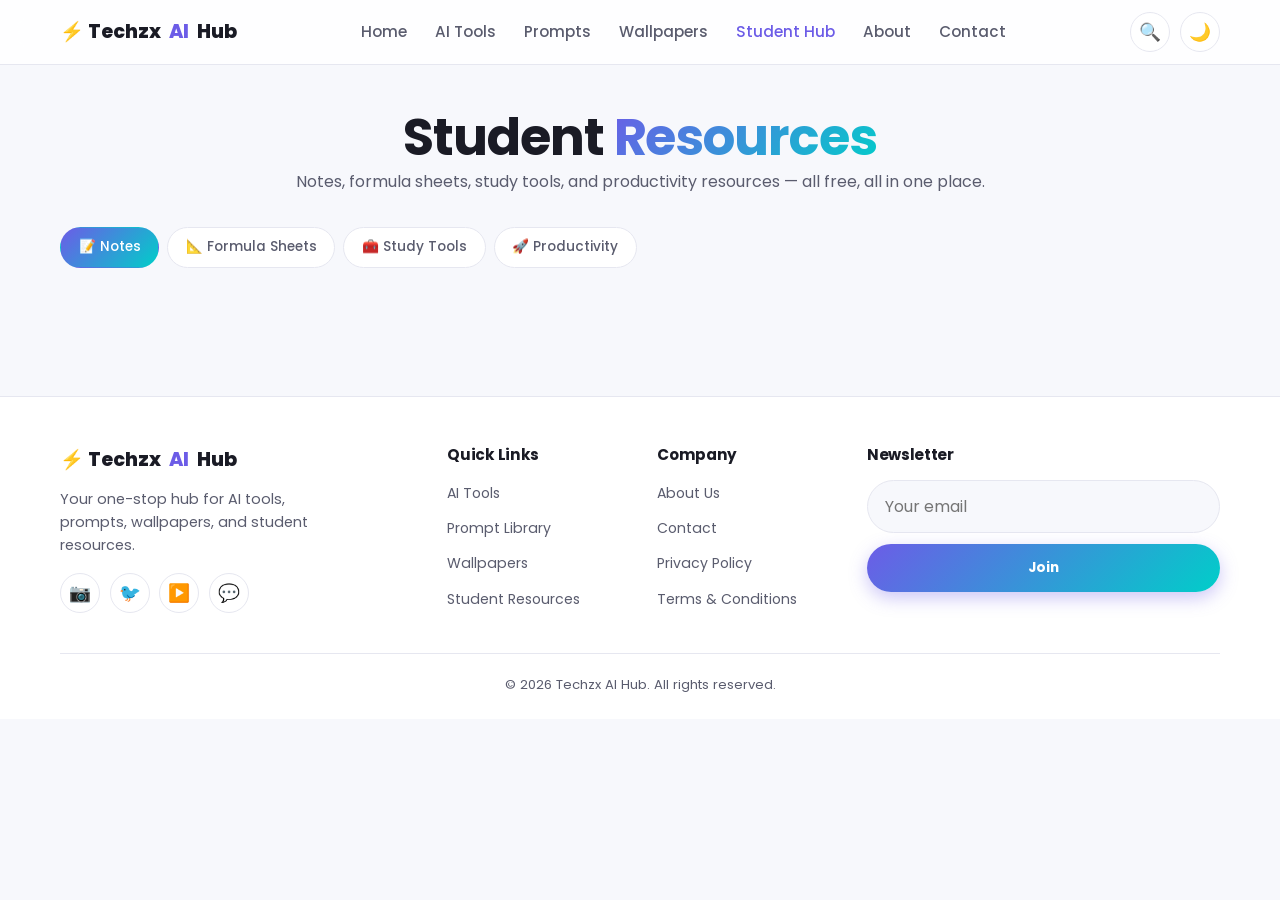
<file: resources.html>
<!DOCTYPE html>
<html lang="en">
<head>
<meta charset="UTF-8">
<meta name="viewport" content="width=device-width, initial-scale=1.0, viewport-fit=cover">
<title>Student Resources — Techzx AI Hub</title>
<meta name="description" content="Free student resources — notes, formula sheets, study tools, and productivity templates to help you study smarter.">
<meta name="keywords" content="student resources, study notes, formula sheets, study tools, productivity templates, JEE NEET notes">
<link rel="canonical" href="https://techzxaihub.example.com/resources.html">
<meta property="og:type" content="website">
<meta property="og:title" content="Student Resources — Techzx AI Hub">
<meta property="og:description" content="Free notes, formula sheets, study tools, and productivity templates for students.">
<meta property="og:url" content="https://techzxaihub.example.com/resources.html">
<meta property="og:image" content="assets/images/og-cover.jpg">
<link rel="manifest" href="manifest.json">
<meta name="theme-color" content="#6C5CE7">
<link rel="apple-touch-icon" href="assets/icons/icon-192.png">
<link rel="preconnect" href="https://fonts.googleapis.com">
<link href="https://fonts.googleapis.com/css2?family=Poppins:wght@400;500;600;700;800&display=swap" rel="stylesheet">
<link rel="stylesheet" href="styles.css">
</head>
<body>
<header class="navbar">
  <div class="container">
    <a href="index.html" class="logo">⚡ Techzx<span class="dot">AI</span> Hub</a>
    <nav class="nav-links">
      <a href="index.html">Home</a>
      <a href="ai-tools.html">AI Tools</a>
      <a href="prompts.html">Prompts</a>
      <a href="wallpapers.html">Wallpapers</a>
      <a href="resources.html" class="active">Student Hub</a>
      <a href="about.html">About</a>
      <a href="contact.html">Contact</a>
    </nav>
    <div class="nav-actions">
      <button class="btn-icon search-trigger" aria-label="Search">🔍</button>
      <button class="btn-icon theme-toggle" aria-label="Toggle theme">🌙</button>
      <button class="hamburger" aria-label="Menu"><span></span><span></span><span></span></button>
    </div>
  </div>
  <div class="mobile-menu">
    <a href="index.html">Home</a>
    <a href="ai-tools.html">AI Tools</a>
    <a href="prompts.html">Prompts</a>
    <a href="wallpapers.html">Wallpapers</a>
    <a href="resources.html" class="active">Student Hub</a>
    <a href="about.html">About</a>
    <a href="contact.html">Contact</a>
  </div>
</header>

<div class="search-overlay">
  <div class="search-box">
    <input type="text" placeholder="Search tools, prompts, wallpapers..." aria-label="Search everything">
    <div class="search-results"></div>
    <button class="btn btn-outline btn-block search-close mt-1">Close</button>
  </div>
</div>
<section class="page-hero">
  <div class="container">
    <h1>Student <span class="gradient-text">Resources</span></h1>
    <p class="lead">Notes, formula sheets, study tools, and productivity resources — all free, all in one place.</p>
  </div>
</section>

<section class="section" style="padding-top:1rem;">
  <div class="container">
    <div class="resource-tabs" id="resourceTabs"></div>
    <div class="resource-list" id="resourceList"></div>
  </div>
</section>

<footer class="footer">
  <div class="container">
    <div class="footer-grid">
      <div class="footer-brand">
        <a href="index.html" class="logo">⚡ Techzx<span class="dot">AI</span> Hub</a>
        <p>Your one-stop hub for AI tools, prompts, wallpapers, and student resources.</p>
        <div class="social-links">
          <a class="btn-icon" href="#" aria-label="Instagram">📷</a>
          <a class="btn-icon" href="#" aria-label="Twitter">🐦</a>
          <a class="btn-icon" href="#" aria-label="YouTube">▶️</a>
          <a class="btn-icon" href="#" aria-label="WhatsApp">💬</a>
        </div>
      </div>
      <div class="footer-links">
        <h4>Quick Links</h4>
        <ul>
          <li><a href="ai-tools.html">AI Tools</a></li>
          <li><a href="prompts.html">Prompt Library</a></li>
          <li><a href="wallpapers.html">Wallpapers</a></li>
          <li><a href="resources.html">Student Resources</a></li>
        </ul>
      </div>
      <div class="footer-links">
        <h4>Company</h4>
        <ul>
          <li><a href="about.html">About Us</a></li>
          <li><a href="contact.html">Contact</a></li>
          <li><a href="privacy.html">Privacy Policy</a></li>
          <li><a href="terms.html">Terms & Conditions</a></li>
        </ul>
      </div>
      <div class="footer-links">
        <h4>Newsletter</h4>
        <form class="newsletter-form" style="flex-direction:column;">
          <input type="email" name="email" placeholder="Your email" required aria-label="Email address" style="background:var(--bg);color:var(--text-primary);border:1.5px solid var(--border);">
          <button type="submit" class="btn btn-primary btn-sm" style="background:var(--grad-primary);color:#fff;">Join</button>
        </form>
      </div>
    </div>
    <div class="footer-bottom">&copy; <span id="year"></span> Techzx AI Hub. All rights reserved.</div>
  </div>
</footer>

<script src="data.js"></script>
<script src="script.js"></script>
<script>document.getElementById("year").textContent = new Date().getFullYear();</script>
</body>
</html>
</file>
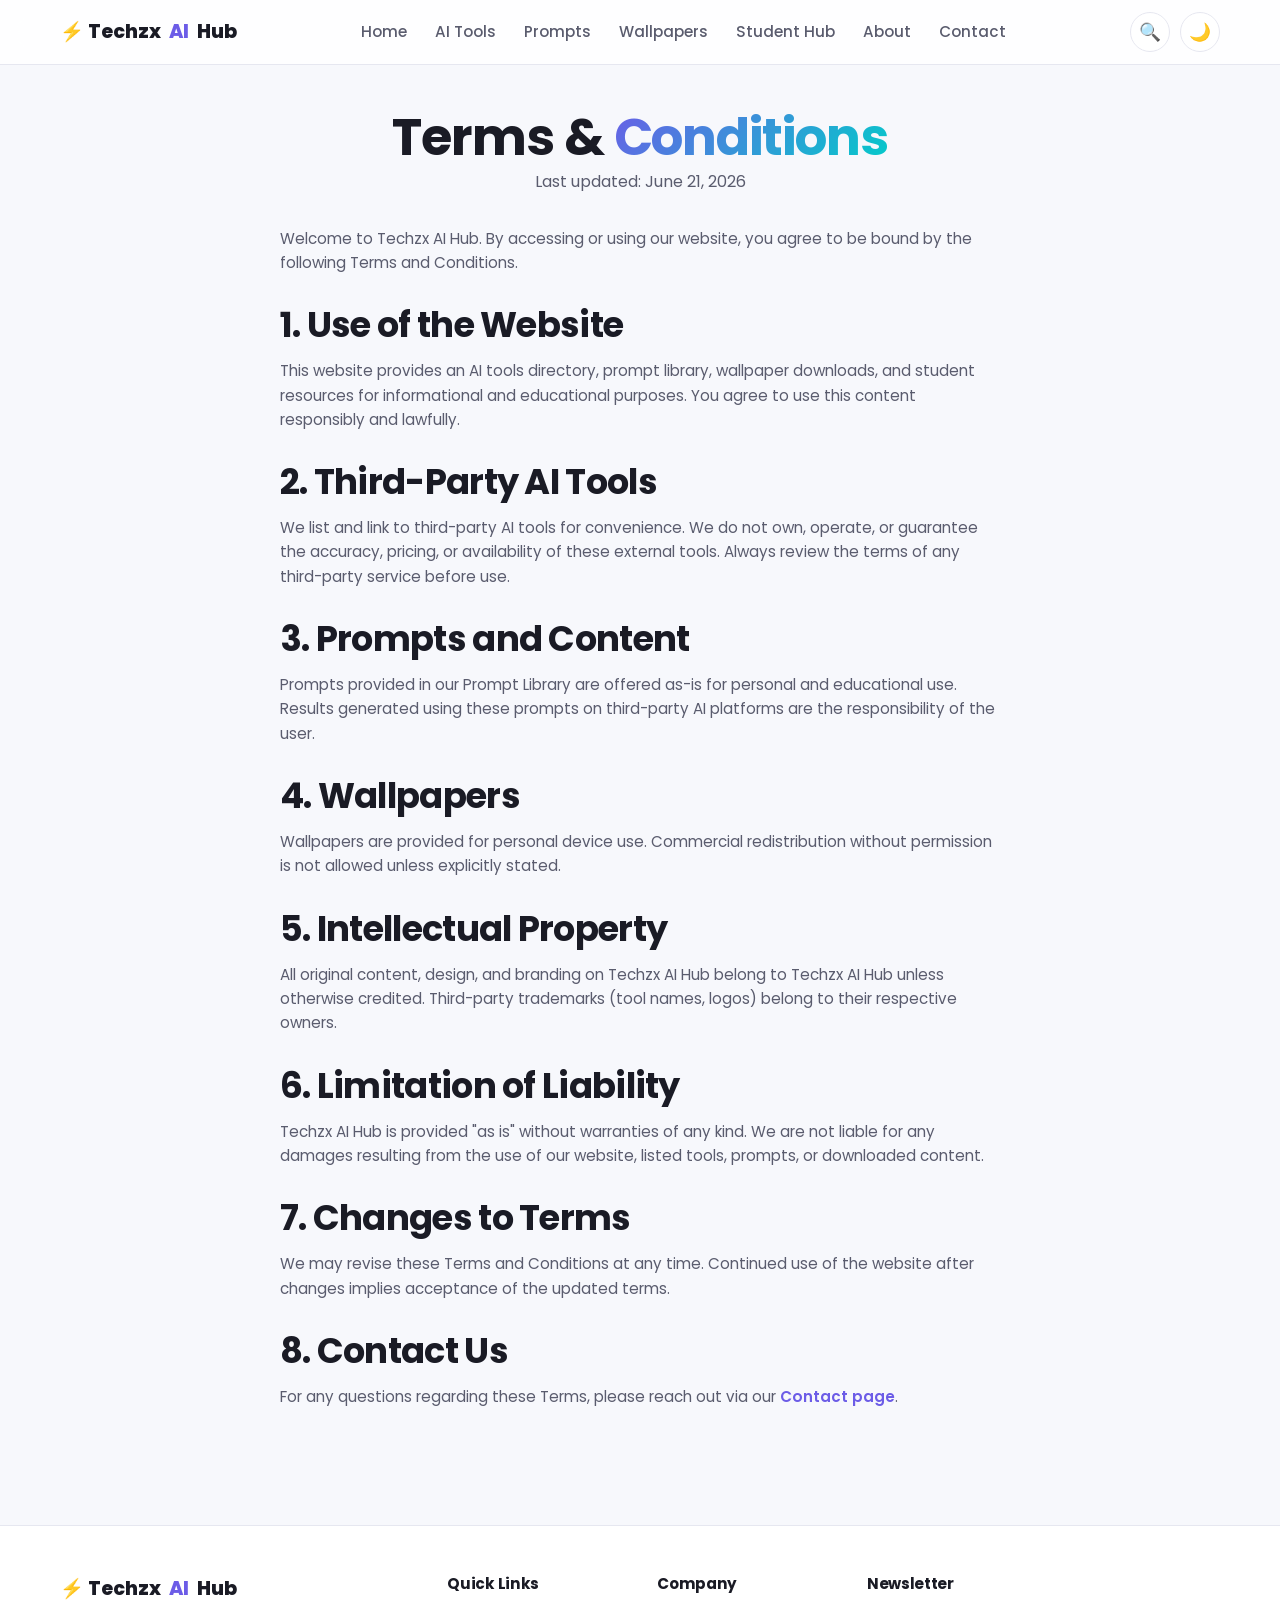
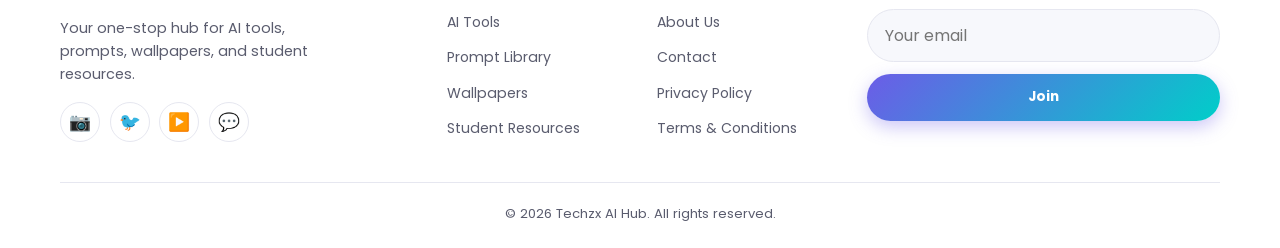
<file: terms.html>
<!DOCTYPE html>
<html lang="en">
<head>
<meta charset="UTF-8">
<meta name="viewport" content="width=device-width, initial-scale=1.0, viewport-fit=cover">
<title>Terms and Conditions — Techzx AI Hub</title>
<meta name="description" content="Read the Terms and Conditions for using Techzx AI Hub, including usage rules, content disclaimers, and liability information.">
<link rel="canonical" href="https://techzxaihub.example.com/terms.html">
<meta name="robots" content="noindex, follow">
<link rel="manifest" href="manifest.json">
<meta name="theme-color" content="#6C5CE7">
<link rel="apple-touch-icon" href="assets/icons/icon-192.png">
<link rel="preconnect" href="https://fonts.googleapis.com">
<link href="https://fonts.googleapis.com/css2?family=Poppins:wght@400;500;600;700;800&display=swap" rel="stylesheet">
<link rel="stylesheet" href="styles.css">
</head>
<body>
<header class="navbar">
  <div class="container">
    <a href="index.html" class="logo">⚡ Techzx<span class="dot">AI</span> Hub</a>
    <nav class="nav-links">
      <a href="index.html">Home</a>
      <a href="ai-tools.html">AI Tools</a>
      <a href="prompts.html">Prompts</a>
      <a href="wallpapers.html">Wallpapers</a>
      <a href="resources.html">Student Hub</a>
      <a href="about.html">About</a>
      <a href="contact.html">Contact</a>
    </nav>
    <div class="nav-actions">
      <button class="btn-icon search-trigger" aria-label="Search">🔍</button>
      <button class="btn-icon theme-toggle" aria-label="Toggle theme">🌙</button>
      <button class="hamburger" aria-label="Menu"><span></span><span></span><span></span></button>
    </div>
  </div>
  <div class="mobile-menu">
    <a href="index.html">Home</a>
    <a href="ai-tools.html">AI Tools</a>
    <a href="prompts.html">Prompts</a>
    <a href="wallpapers.html">Wallpapers</a>
    <a href="resources.html">Student Hub</a>
    <a href="about.html">About</a>
    <a href="contact.html">Contact</a>
  </div>
</header>

<div class="search-overlay">
  <div class="search-box">
    <input type="text" placeholder="Search tools, prompts, wallpapers..." aria-label="Search everything">
    <div class="search-results"></div>
    <button class="btn btn-outline btn-block search-close mt-1">Close</button>
  </div>
</div>
<section class="page-hero">
  <div class="container">
    <h1>Terms & <span class="gradient-text">Conditions</span></h1>
    <p class="lead">Last updated: June 21, 2026</p>
  </div>
</section>

<section class="section" style="padding-top:1rem;">
  <div class="container prose">
    <p>Welcome to Techzx AI Hub. By accessing or using our website, you agree to be bound by the following Terms and Conditions.</p>

    <h2>1. Use of the Website</h2>
    <p>This website provides an AI tools directory, prompt library, wallpaper downloads, and student resources for informational and educational purposes. You agree to use this content responsibly and lawfully.</p>

    <h2>2. Third-Party AI Tools</h2>
    <p>We list and link to third-party AI tools for convenience. We do not own, operate, or guarantee the accuracy, pricing, or availability of these external tools. Always review the terms of any third-party service before use.</p>

    <h2>3. Prompts and Content</h2>
    <p>Prompts provided in our Prompt Library are offered as-is for personal and educational use. Results generated using these prompts on third-party AI platforms are the responsibility of the user.</p>

    <h2>4. Wallpapers</h2>
    <p>Wallpapers are provided for personal device use. Commercial redistribution without permission is not allowed unless explicitly stated.</p>

    <h2>5. Intellectual Property</h2>
    <p>All original content, design, and branding on Techzx AI Hub belong to Techzx AI Hub unless otherwise credited. Third-party trademarks (tool names, logos) belong to their respective owners.</p>

    <h2>6. Limitation of Liability</h2>
    <p>Techzx AI Hub is provided "as is" without warranties of any kind. We are not liable for any damages resulting from the use of our website, listed tools, prompts, or downloaded content.</p>

    <h2>7. Changes to Terms</h2>
    <p>We may revise these Terms and Conditions at any time. Continued use of the website after changes implies acceptance of the updated terms.</p>

    <h2>8. Contact Us</h2>
    <p>For any questions regarding these Terms, please reach out via our <a href="contact.html" style="color:var(--accent);font-weight:600;">Contact page</a>.</p>
  </div>
</section>

<footer class="footer">
  <div class="container">
    <div class="footer-grid">
      <div class="footer-brand">
        <a href="index.html" class="logo">⚡ Techzx<span class="dot">AI</span> Hub</a>
        <p>Your one-stop hub for AI tools, prompts, wallpapers, and student resources.</p>
        <div class="social-links">
          <a class="btn-icon" href="#" aria-label="Instagram">📷</a>
          <a class="btn-icon" href="#" aria-label="Twitter">🐦</a>
          <a class="btn-icon" href="#" aria-label="YouTube">▶️</a>
          <a class="btn-icon" href="#" aria-label="WhatsApp">💬</a>
        </div>
      </div>
      <div class="footer-links">
        <h4>Quick Links</h4>
        <ul>
          <li><a href="ai-tools.html">AI Tools</a></li>
          <li><a href="prompts.html">Prompt Library</a></li>
          <li><a href="wallpapers.html">Wallpapers</a></li>
          <li><a href="resources.html">Student Resources</a></li>
        </ul>
      </div>
      <div class="footer-links">
        <h4>Company</h4>
        <ul>
          <li><a href="about.html">About Us</a></li>
          <li><a href="contact.html">Contact</a></li>
          <li><a href="privacy.html">Privacy Policy</a></li>
          <li><a href="terms.html">Terms & Conditions</a></li>
        </ul>
      </div>
      <div class="footer-links">
        <h4>Newsletter</h4>
        <form class="newsletter-form" style="flex-direction:column;">
          <input type="email" name="email" placeholder="Your email" required aria-label="Email address" style="background:var(--bg);color:var(--text-primary);border:1.5px solid var(--border);">
          <button type="submit" class="btn btn-primary btn-sm" style="background:var(--grad-primary);color:#fff;">Join</button>
        </form>
      </div>
    </div>
    <div class="footer-bottom">&copy; <span id="year"></span> Techzx AI Hub. All rights reserved.</div>
  </div>
</footer>

<script src="data.js"></script>
<script src="script.js"></script>
<script>document.getElementById("year").textContent = new Date().getFullYear();</script>
</body>
</html>
</file>
<file: styles.css>
/* ==========================================================================
   Techzx AI Hub — styles.css
   Mobile-first, responsive, dark/light theme via CSS variables.
   ========================================================================== */

/* ---------------- 1. RESET & BASE ---------------- */
*, *::before, *::after { box-sizing: border-box; margin: 0; padding: 0; }
html { scroll-behavior: smooth; }
img { max-width: 100%; display: block; }
a { text-decoration: none; color: inherit; }
button { font: inherit; cursor: pointer; border: none; background: none; }
ul { list-style: none; }
input, textarea, select { font: inherit; }

/* ---------------- 2. THEME VARIABLES ---------------- */
:root {
  /* Brand gradient */
  --grad-primary: linear-gradient(135deg, #6C5CE7 0%, #00CEC9 100%);
  --grad-secondary: linear-gradient(135deg, #FD79A8 0%, #6C5CE7 100%);
  --accent: #6C5CE7;
  --accent-2: #00CEC9;

  /* Light theme (default) */
  --bg: #F7F8FC;
  --bg-elevated: #FFFFFF;
  --bg-card: #FFFFFF;
  --text-primary: #1A1B25;
  --text-secondary: #5A5C6E;
  --border: #E6E7F0;
  --shadow: 0 8px 24px rgba(30, 30, 60, 0.08);
  --shadow-hover: 0 14px 32px rgba(30, 30, 60, 0.14);
  --navbar-bg: rgba(255, 255, 255, 0.85);

  --radius-sm: 10px;
  --radius-md: 16px;
  --radius-lg: 24px;
  --transition: 0.25s ease;
  --max-width: 1200px;
}

[data-theme="dark"] {
  --bg: #0F1014;
  --bg-elevated: #16171F;
  --bg-card: #1B1C26;
  --text-primary: #F2F2F7;
  --text-secondary: #A2A3B5;
  --border: #2A2B38;
  --shadow: 0 8px 24px rgba(0, 0, 0, 0.35);
  --shadow-hover: 0 14px 32px rgba(0, 0, 0, 0.5);
  --navbar-bg: rgba(15, 16, 20, 0.85);
}

body {
  font-family: 'Poppins', -apple-system, BlinkMacSystemFont, 'Segoe UI', sans-serif;
  background: var(--bg);
  color: var(--text-primary);
  line-height: 1.6;
  transition: background var(--transition), color var(--transition);
  -webkit-font-smoothing: antialiased;
  overflow-x: hidden;
}

h1, h2, h3, h4 { font-weight: 700; line-height: 1.25; letter-spacing: -0.02em; }
h1 { font-size: clamp(2rem, 6vw, 3.2rem); }
h2 { font-size: clamp(1.5rem, 4vw, 2.2rem); }
h3 { font-size: 1.2rem; }
p { color: var(--text-secondary); }

.container {
  width: 100%;
  max-width: var(--max-width);
  margin: 0 auto;
  padding: 0 1.25rem;
}

.section { padding: 3.5rem 0; }
.section-head { text-align: center; margin-bottom: 2rem; }
.section-head p { max-width: 560px; margin: 0.5rem auto 0; }

.gradient-text {
  background: var(--grad-primary);
  -webkit-background-clip: text;
  background-clip: text;
  color: transparent;
}

.see-all {
  display: inline-flex;
  align-items: center;
  gap: 0.4rem;
  font-weight: 600;
  color: var(--accent);
  margin-top: 0.5rem;
}

/* ---------------- 3. BUTTONS ---------------- */
.btn {
  display: inline-flex;
  align-items: center;
  justify-content: center;
  gap: 0.5rem;
  padding: 0.75rem 1.5rem;
  border-radius: 50px;
  font-weight: 600;
  font-size: 0.95rem;
  transition: transform var(--transition), box-shadow var(--transition), opacity var(--transition);
  white-space: nowrap;
}
.btn-primary {
  background: var(--grad-primary);
  color: #fff;
  box-shadow: 0 6px 18px rgba(108, 92, 231, 0.35);
}
.btn-primary:hover { transform: translateY(-2px); box-shadow: 0 10px 24px rgba(108, 92, 231, 0.45); }
.btn-outline {
  border: 1.5px solid var(--border);
  color: var(--text-primary);
  background: var(--bg-card);
}
.btn-outline:hover { border-color: var(--accent); color: var(--accent); }
.btn-icon {
  width: 40px; height: 40px;
  border-radius: 50%;
  display: inline-flex;
  align-items: center;
  justify-content: center;
  background: var(--bg-card);
  border: 1px solid var(--border);
  transition: all var(--transition);
  font-size: 1.1rem;
}
.btn-icon:hover { border-color: var(--accent); transform: scale(1.08); }
.btn-icon.active { background: var(--grad-primary); color: #fff; border-color: transparent; }
.btn-block { width: 100%; }
.btn-sm { padding: 0.5rem 1rem; font-size: 0.85rem; }

/* ---------------- 4. NAVBAR ---------------- */
.navbar {
  position: sticky;
  top: 0;
  z-index: 1000;
  background: var(--navbar-bg);
  backdrop-filter: blur(14px);
  border-bottom: 1px solid var(--border);
}
.navbar .container {
  display: flex;
  align-items: center;
  justify-content: space-between;
  height: 64px;
}
.logo {
  display: flex;
  align-items: center;
  gap: 0.5rem;
  font-weight: 800;
  font-size: 1.2rem;
}
.logo span.dot { color: var(--accent); }

.nav-links {
  display: none;
  gap: 1.75rem;
  align-items: center;
}
.nav-links a {
  font-weight: 500;
  font-size: 0.95rem;
  color: var(--text-secondary);
  transition: color var(--transition);
  position: relative;
}
.nav-links a:hover, .nav-links a.active { color: var(--accent); }

.nav-actions { display: flex; align-items: center; gap: 0.6rem; }

.hamburger {
  display: flex;
  flex-direction: column;
  gap: 4px;
  width: 40px; height: 40px;
  align-items: center;
  justify-content: center;
}
.hamburger span {
  width: 20px; height: 2px;
  background: var(--text-primary);
  border-radius: 2px;
  transition: all var(--transition);
}
.hamburger.open span:nth-child(1) { transform: translateY(6px) rotate(45deg); }
.hamburger.open span:nth-child(2) { opacity: 0; }
.hamburger.open span:nth-child(3) { transform: translateY(-6px) rotate(-45deg); }

.mobile-menu {
  display: none;
  flex-direction: column;
  background: var(--bg-elevated);
  border-bottom: 1px solid var(--border);
  padding: 0.5rem 1.25rem 1.25rem;
}
.mobile-menu.open { display: flex; animation: slideDown 0.25s ease; }
.mobile-menu a {
  padding: 0.85rem 0;
  border-bottom: 1px solid var(--border);
  font-weight: 500;
  color: var(--text-secondary);
}
.mobile-menu a:last-child { border-bottom: none; }
.mobile-menu a.active { color: var(--accent); }

@keyframes slideDown {
  from { opacity: 0; transform: translateY(-8px); }
  to { opacity: 1; transform: translateY(0); }
}

@media (min-width: 860px) {
  .nav-links { display: flex; }
  .hamburger { display: none; }
  .mobile-menu { display: none !important; }
}

/* ---------------- 5. SEARCH OVERLAY ---------------- */
.search-overlay {
  position: fixed; inset: 0;
  background: rgba(0,0,0,0.6);
  display: none;
  align-items: flex-start;
  justify-content: center;
  z-index: 2000;
  padding: 10vh 1.25rem 0;
}
.search-overlay.open { display: flex; animation: fadeIn 0.2s ease; }
.search-box {
  background: var(--bg-elevated);
  border-radius: var(--radius-md);
  width: 100%; max-width: 560px;
  padding: 1rem;
  box-shadow: var(--shadow-hover);
}
.search-box input {
  width: 100%;
  padding: 0.85rem 1rem;
  border-radius: var(--radius-sm);
  border: 1.5px solid var(--border);
  background: var(--bg);
  color: var(--text-primary);
}
.search-box input:focus { outline: none; border-color: var(--accent); }
.search-results { margin-top: 0.75rem; max-height: 50vh; overflow-y: auto; }
.search-result-item {
  padding: 0.75rem;
  border-radius: var(--radius-sm);
  display: flex; justify-content: space-between; align-items: center;
  transition: background var(--transition);
}
.search-result-item:hover { background: var(--bg-card); }
.search-result-tag {
  font-size: 0.7rem;
  padding: 0.2rem 0.55rem;
  border-radius: 50px;
  background: var(--grad-primary);
  color: #fff;
}
@keyframes fadeIn { from { opacity: 0; } to { opacity: 1; } }

/* ---------------- 6. HERO ---------------- */
.hero {
  padding: 3.5rem 0 3rem;
  text-align: center;
  position: relative;
  overflow: hidden;
}
.hero::before {
  content: "";
  position: absolute;
  top: -120px; left: 50%;
  transform: translateX(-50%);
  width: 600px; height: 400px;
  background: var(--grad-primary);
  opacity: 0.18;
  filter: blur(80px);
  z-index: -1;
  border-radius: 50%;
}
.hero h1 { margin-bottom: 1rem; }
.hero p.lead { max-width: 600px; margin: 0 auto 2rem; font-size: 1.05rem; }

.hero-search {
  display: flex;
  max-width: 560px;
  margin: 0 auto 1.5rem;
  background: var(--bg-card);
  border: 1.5px solid var(--border);
  border-radius: 50px;
  padding: 0.4rem 0.4rem 0.4rem 1.25rem;
  box-shadow: var(--shadow);
}
.hero-search input {
  flex: 1;
  border: none;
  background: transparent;
  color: var(--text-primary);
}
.hero-search input:focus { outline: none; }
.hero-search button {
  background: var(--grad-primary);
  color: #fff;
  padding: 0.65rem 1.4rem;
  border-radius: 50px;
  font-weight: 600;
  font-size: 0.9rem;
}

.hero-stats {
  display: flex;
  justify-content: center;
  gap: 2rem;
  flex-wrap: wrap;
  margin-top: 1.5rem;
}
.hero-stats .stat { text-align: center; }
.hero-stats .stat strong { display: block; font-size: 1.4rem; }
.hero-stats .stat span { font-size: 0.8rem; color: var(--text-secondary); }

/* ---------------- 7. CARD GRID ---------------- */
.grid {
  display: grid;
  grid-template-columns: 1fr;
  gap: 1.25rem;
}
@media (min-width: 600px) { .grid { grid-template-columns: repeat(2, 1fr); } }
@media (min-width: 960px) { .grid { grid-template-columns: repeat(3, 1fr); } }
@media (min-width: 1200px) { .grid-4 { grid-template-columns: repeat(4, 1fr); } }

.scroll-row {
  display: flex;
  gap: 1.1rem;
  overflow-x: auto;
  padding-bottom: 0.75rem;
  scroll-snap-type: x mandatory;
}
.scroll-row::-webkit-scrollbar { height: 6px; }
.scroll-row::-webkit-scrollbar-thumb { background: var(--border); border-radius: 10px; }
.scroll-row > * { scroll-snap-align: start; flex: 0 0 260px; }

/* ---------------- 8. CARDS ---------------- */
.card {
  background: var(--bg-card);
  border: 1px solid var(--border);
  border-radius: var(--radius-md);
  padding: 1.25rem;
  transition: transform var(--transition), box-shadow var(--transition), border-color var(--transition);
  display: flex;
  flex-direction: column;
  gap: 0.6rem;
}
.card:hover { transform: translateY(-4px); box-shadow: var(--shadow-hover); border-color: transparent; }

/* Tool card */
.tool-card .tool-top { display: flex; justify-content: space-between; align-items: flex-start; }
.tool-icon {
  width: 48px; height: 48px;
  border-radius: var(--radius-sm);
  background: var(--grad-primary);
  display: flex; align-items: center; justify-content: center;
  font-size: 1.5rem;
}
.tool-card h3 { margin-top: 0.5rem; }
.tool-category-tag {
  display: inline-block;
  font-size: 0.7rem;
  font-weight: 600;
  color: var(--accent);
  background: rgba(108, 92, 231, 0.12);
  padding: 0.2rem 0.6rem;
  border-radius: 50px;
  width: fit-content;
}
.tool-features { display: flex; flex-wrap: wrap; gap: 0.4rem; margin: 0.3rem 0; }
.tool-features span {
  font-size: 0.72rem;
  background: var(--bg);
  border: 1px solid var(--border);
  padding: 0.2rem 0.55rem;
  border-radius: 50px;
  color: var(--text-secondary);
}
.tool-footer { display: flex; justify-content: space-between; align-items: center; margin-top: auto; padding-top: 0.5rem; border-top: 1px solid var(--border); }
.tool-price { font-weight: 600; font-size: 0.85rem; }
.tool-rating { display: flex; align-items: center; gap: 0.25rem; font-size: 0.85rem; }
.tool-actions { display: flex; gap: 0.5rem; margin-top: 0.5rem; }

/* Prompt card */
.prompt-card .prompt-cat {
  font-size: 0.7rem;
  font-weight: 600;
  color: #fff;
  background: var(--grad-secondary);
  padding: 0.2rem 0.6rem;
  border-radius: 50px;
  width: fit-content;
}
.prompt-text {
  font-size: 0.85rem;
  background: var(--bg);
  border: 1px dashed var(--border);
  border-radius: var(--radius-sm);
  padding: 0.7rem;
  max-height: 90px;
  overflow-y: auto;
  color: var(--text-secondary);
}
.prompt-actions { display: flex; gap: 0.5rem; margin-top: 0.5rem; }

/* Wallpaper card (masonry) */
.masonry {
  column-count: 2;
  column-gap: 1rem;
}
@media (min-width: 700px) { .masonry { column-count: 3; } }
@media (min-width: 1000px) { .masonry { column-count: 4; } }
.wall-card {
  break-inside: avoid;
  margin-bottom: 1rem;
  border-radius: var(--radius-md);
  overflow: hidden;
  position: relative;
  cursor: pointer;
  background: var(--bg-card);
  border: 1px solid var(--border);
}
.wall-card img { width: 100%; transition: transform 0.4s ease; }
.wall-card:hover img { transform: scale(1.05); }
.wall-overlay {
  position: absolute; inset: 0;
  background: linear-gradient(to top, rgba(0,0,0,0.75) 0%, transparent 50%);
  display: flex;
  flex-direction: column;
  justify-content: flex-end;
  padding: 0.75rem;
  opacity: 0;
  transition: opacity var(--transition);
}
.wall-card:hover .wall-overlay { opacity: 1; }
.wall-overlay h4 { color: #fff; font-size: 0.9rem; }
.wall-overlay .wall-meta { display: flex; justify-content: space-between; align-items: center; margin-top: 0.4rem; }
.wall-overlay button { color: #fff; font-size: 1.1rem; }

/* Article card */
.article-card .article-emoji {
  font-size: 2rem;
  width: 56px; height: 56px;
  display: flex; align-items: center; justify-content: center;
  background: var(--bg);
  border-radius: var(--radius-sm);
}
.article-date { font-size: 0.75rem; color: var(--text-secondary); }

/* ---------------- 9. FILTER BAR ---------------- */
.filter-bar {
  display: flex;
  gap: 0.6rem;
  overflow-x: auto;
  padding: 0.25rem 0 1.5rem;
}
.filter-bar::-webkit-scrollbar { display: none; }
.filter-chip {
  flex: 0 0 auto;
  padding: 0.55rem 1.1rem;
  border-radius: 50px;
  border: 1.5px solid var(--border);
  font-size: 0.85rem;
  font-weight: 500;
  color: var(--text-secondary);
  background: var(--bg-card);
  transition: all var(--transition);
}
.filter-chip.active, .filter-chip:hover {
  background: var(--grad-primary);
  color: #fff;
  border-color: transparent;
}

.page-search {
  display: flex;
  align-items: center;
  gap: 0.6rem;
  background: var(--bg-card);
  border: 1.5px solid var(--border);
  border-radius: var(--radius-sm);
  padding: 0.75rem 1rem;
  margin-bottom: 1rem;
}
.page-search input { flex: 1; border: none; background: transparent; color: var(--text-primary); }
.page-search input:focus { outline: none; }

.page-hero {
  padding: 2.5rem 0 1rem;
  text-align: center;
}

.empty-state {
  text-align: center;
  padding: 3rem 1rem;
  color: var(--text-secondary);
}

/* ---------------- 10. NEWSLETTER ---------------- */
.newsletter {
  background: var(--grad-primary);
  border-radius: var(--radius-lg);
  padding: 2.5rem 1.5rem;
  text-align: center;
  color: #fff;
  margin: 0 1.25rem;
}
.newsletter h2 { color: #fff; }
.newsletter p { color: rgba(255,255,255,0.85); margin: 0.5rem 0 1.5rem; }
.newsletter-form {
  display: flex;
  flex-direction: column;
  gap: 0.7rem;
  max-width: 420px;
  margin: 0 auto;
}
@media (min-width: 560px) { .newsletter-form { flex-direction: row; } }
.newsletter-form input {
  flex: 1;
  padding: 0.8rem 1.1rem;
  border-radius: 50px;
  border: none;
}
.newsletter-form input:focus { outline: none; }
.newsletter-form button {
  background: #fff;
  color: var(--accent);
  font-weight: 700;
  padding: 0.8rem 1.5rem;
  border-radius: 50px;
}

/* ---------------- 11. FOOTER ---------------- */
.footer {
  background: var(--bg-elevated);
  border-top: 1px solid var(--border);
  margin-top: 3rem;
  padding: 3rem 0 1.5rem;
}
.footer-grid {
  display: grid;
  grid-template-columns: 1fr;
  gap: 2rem;
  margin-bottom: 2rem;
}
@media (min-width: 700px) { .footer-grid { grid-template-columns: 2fr 1fr 1fr 1fr; } }
.footer-brand p { margin: 0.75rem 0 1rem; font-size: 0.9rem; max-width: 280px; }
.footer h4 { font-size: 0.95rem; margin-bottom: 1rem; }
.footer ul li { margin-bottom: 0.6rem; }
.footer ul li a { font-size: 0.88rem; color: var(--text-secondary); transition: color var(--transition); }
.footer ul li a:hover { color: var(--accent); }
.social-links { display: flex; gap: 0.6rem; margin-top: 1rem; }
.footer-bottom {
  border-top: 1px solid var(--border);
  padding-top: 1.25rem;
  text-align: center;
  font-size: 0.82rem;
  color: var(--text-secondary);
}

/* ---------------- 12. MODAL (wallpaper preview) ---------------- */
.modal-overlay {
  position: fixed; inset: 0;
  background: rgba(0,0,0,0.8);
  display: none;
  align-items: center;
  justify-content: center;
  z-index: 3000;
  padding: 1.25rem;
}
.modal-overlay.open { display: flex; animation: fadeIn 0.2s ease; }
.modal-box {
  background: var(--bg-elevated);
  border-radius: var(--radius-md);
  max-width: 420px;
  width: 100%;
  overflow: hidden;
  position: relative;
}
.modal-box img { width: 100%; max-height: 60vh; object-fit: cover; }
.modal-close {
  position: absolute;
  top: 0.75rem; right: 0.75rem;
  width: 36px; height: 36px;
  border-radius: 50%;
  background: rgba(0,0,0,0.55);
  color: #fff;
  display: flex; align-items: center; justify-content: center;
}
.modal-body { padding: 1.25rem; }
.modal-actions { display: flex; gap: 0.75rem; margin-top: 1rem; }

/* ---------------- 13. FORMS (contact page) ---------------- */
.form-group { margin-bottom: 1.1rem; }
.form-group label { display: block; font-size: 0.85rem; font-weight: 600; margin-bottom: 0.4rem; }
.form-group input, .form-group textarea {
  width: 100%;
  padding: 0.8rem 1rem;
  border-radius: var(--radius-sm);
  border: 1.5px solid var(--border);
  background: var(--bg-card);
  color: var(--text-primary);
}
.form-group input:focus, .form-group textarea:focus { outline: none; border-color: var(--accent); }
.form-group textarea { resize: vertical; min-height: 130px; }
.form-success {
  display: none;
  background: rgba(0, 206, 201, 0.12);
  border: 1px solid var(--accent-2);
  color: var(--accent-2);
  padding: 0.85rem 1rem;
  border-radius: var(--radius-sm);
  margin-bottom: 1rem;
  font-size: 0.9rem;
}
.form-success.show { display: block; }

.contact-info-card { display: flex; gap: 1rem; align-items: flex-start; }
.contact-info-card .icon-box {
  width: 44px; height: 44px;
  border-radius: var(--radius-sm);
  background: var(--grad-primary);
  display: flex; align-items: center; justify-content: center;
  color: #fff;
  flex-shrink: 0;
}

/* ---------------- 14. STATIC / LEGAL PAGES ---------------- */
.prose { max-width: 760px; margin: 0 auto; }
.prose h2 { margin: 1.75rem 0 0.75rem; }
.prose p, .prose li { margin-bottom: 0.75rem; font-size: 0.95rem; }
.prose ul { padding-left: 1.25rem; list-style: disc; }
.prose ul li { margin-bottom: 0.4rem; }

/* About page founder */
.founder-card {
  display: flex;
  flex-direction: column;
  align-items: center;
  text-align: center;
  gap: 0.75rem;
}
.founder-avatar {
  width: 96px; height: 96px;
  border-radius: 50%;
  background: var(--grad-primary);
  display: flex; align-items: center; justify-content: center;
  font-size: 2.2rem;
  color: #fff;
}
.mission-grid { display: grid; gap: 1.25rem; grid-template-columns: 1fr; }
@media (min-width: 700px) { .mission-grid { grid-template-columns: 1fr 1fr; } }

/* ---------------- 15. STUDENT RESOURCES ---------------- */
.resource-tabs { display: flex; gap: 0.5rem; overflow-x: auto; margin-bottom: 1.5rem; }
.resource-list { display: flex; flex-direction: column; gap: 0.75rem; }
.resource-item {
  display: flex; align-items: center; justify-content: space-between;
  background: var(--bg-card);
  border: 1px solid var(--border);
  border-radius: var(--radius-sm);
  padding: 0.9rem 1.1rem;
}
.resource-item .res-left { display: flex; align-items: center; gap: 0.75rem; }
.resource-item .res-icon {
  width: 38px; height: 38px;
  border-radius: 10px;
  background: var(--grad-secondary);
  display: flex; align-items: center; justify-content: center;
  color: #fff;
  font-size: 1rem;
}
.resource-item h4 { font-size: 0.92rem; }
.resource-item span { font-size: 0.75rem; color: var(--text-secondary); }

/* ---------------- 16. TOAST ---------------- */
.toast {
  position: fixed;
  bottom: 1.5rem;
  left: 50%;
  transform: translateX(-50%) translateY(20px);
  background: var(--text-primary);
  color: var(--bg);
  padding: 0.75rem 1.5rem;
  border-radius: 50px;
  font-size: 0.85rem;
  font-weight: 600;
  z-index: 4000;
  opacity: 0;
  pointer-events: none;
  transition: all 0.3s ease;
}
.toast.show { opacity: 1; transform: translateX(-50%) translateY(0); }

/* ---------------- 17. UTILITIES ---------------- */
.flex { display: flex; }
.items-center { align-items: center; }
.justify-between { justify-content: space-between; }
.gap-sm { gap: 0.5rem; }
.text-center { text-align: center; }
.mt-1 { margin-top: 1rem; }
.mt-2 { margin-top: 2rem; }
.hidden { display: none !important; }

.fade-in { animation: fadeUp 0.5s ease both; }
@keyframes fadeUp {
  from { opacity: 0; transform: translateY(14px); }
  to { opacity: 1; transform: translateY(0); }
}

/* Skeleton loading shimmer (used while images lazy-load) */
.skeleton {
  background: linear-gradient(90deg, var(--bg) 25%, var(--border) 50%, var(--bg) 75%);
  background-size: 200% 100%;
  animation: shimmer 1.4s infinite;
}
@keyframes shimmer {
  0% { background-position: 200% 0; }
  100% { background-position: -200% 0; }
}

img[loading="lazy"] { background: var(--bg-card); }
</file>
